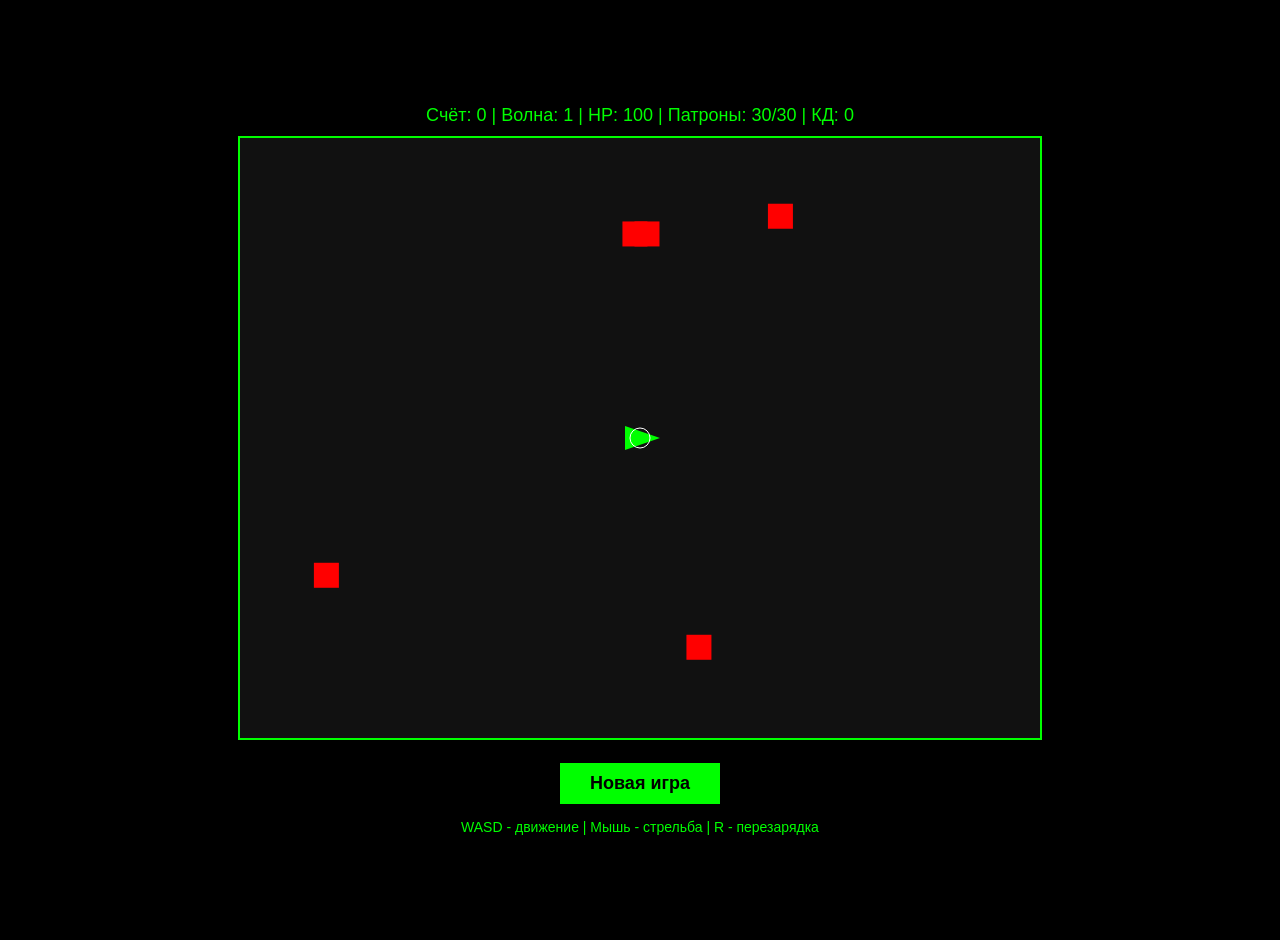
<file: index.html>
<!DOCTYPE html>
<html lang="ru">
<head>
    <meta charset="UTF-8">
    <title>Космический шутер</title>
    <style>
        body {
            margin: 0;
            padding: 20px;
            background: #000;
            display: flex;
            justify-content: center;
            align-items: center;
            min-height: 100vh;
            font-family: Arial;
        }
        .game-box {
            text-align: center;
        }
        canvas {
            border: 2px solid #0f0;
            background: #111;
            display: block;
            margin: 0 auto;
        }
        .info {
            color: #0f0;
            margin: 10px;
            font-size: 18px;
        }
        button {
            padding: 10px 30px;
            margin: 5px;
            font-size: 18px;
            cursor: pointer;
            background: #0f0;
            border: none;
            color: #000;
            font-weight: bold;
        }
        button:hover {
            background: #0a0;
        }
    </style>
</head>
<body>
    <div class="game-box">
        <div class="info">
            Счёт: <span id="score">0</span> | 
            Волна: <span id="wave">1</span> | 
            HP: <span id="hp">100</span> | 
            Патроны: <span id="ammo">30/30</span> |
            КД: <span id="cooldown">0</span>
        </div>
        <canvas id="game" width="800" height="600"></canvas>
        <br>
        <button onclick="startGame()">Новая игра</button>
        <div class="info" style="font-size:14px;">
            WASD - движение | Мышь - стрельба | R - перезарядка
        </div>
    </div>

    <script>
        // Получаем canvas
        var canvas = document.getElementById('game');
        var ctx = canvas.getContext('2d');
        
        // Игрок
        var player = {
            x: 400,
            y: 300,
            w: 30,
            h: 30,
            speed: 4,
            hp: 100,
            ammo: 30,
            maxAmmo: 30,
            reloading: false,
            reloadTimer: 0,
            shootCooldown: 0,  // Таймер кулдауна
            shootDelay: 15     // Задержка между выстрелами (в кадрах, 60 кадров = 1 секунда)
        };
        
        // Массивы для объектов
        var bullets = [];
        var enemies = [];
        var score = 0;
        var wave = 1;
        var gameRunning = true;
        
        // Положение мыши
        var mouseX = 400;
        var mouseY = 300;
        var mouseDown = false;
        
        // Клавиши
        var keys = {};
        
        // Зажата ли кнопка мыши
        canvas.onmousedown = function(e) {
            mouseDown = true;
            e.preventDefault();
        };
        
        canvas.onmouseup = function(e) {
            mouseDown = false;
            e.preventDefault();
        };
        
        canvas.onmousemove = function(e) {
            var rect = canvas.getBoundingClientRect();
            mouseX = e.clientX - rect.left;
            mouseY = e.clientY - rect.top;
        };
        
        canvas.oncontextmenu = function(e) {
            e.preventDefault();
        };
        
        // Клавиатура
        document.onkeydown = function(e) {
            keys[e.key.toLowerCase()] = true;
            
            if (e.key.toLowerCase() === 'r') {
                reload();
            }
            
            // Отключаем прокрутку страницы стрелками
            if (e.key === 'ArrowUp' || e.key === 'ArrowDown' || 
                e.key === 'ArrowLeft' || e.key === 'ArrowRight' || 
                e.key === ' ') {
                e.preventDefault();
            }
        };
        
        document.onkeyup = function(e) {
            keys[e.key.toLowerCase()] = false;
        };
        
        // Перезарядка
        function reload() {
            if (player.reloading === false && player.ammo < player.maxAmmo) {
                player.reloading = true;
                player.reloadTimer = 90; // 1.5 секунды перезарядка
            }
        }
        
        // Выстрел с кулдауном
        function shoot() {
            // Проверяем кулдаун
            if (player.shootCooldown > 0) {
                return; // Ещё не прошло время с последнего выстрела
            }
            
            // Проверяем перезарядку
            if (player.reloading) {
                return;
            }
            
            // Проверяем патроны
            if (player.ammo <= 0) {
                reload();
                return;
            }
            
            var angle = Math.atan2(mouseY - player.y, mouseX - player.x);
            
            bullets.push({
                x: player.x,
                y: player.y,
                vx: Math.cos(angle) * 8,
                vy: Math.sin(angle) * 8,
                damage: 25
            });
            
            player.ammo = player.ammo - 1;
            player.shootCooldown = player.shootDelay; // Устанавливаем кулдаун
        }
        
        // Создание врага
        function createEnemy() {
            var side = Math.floor(Math.random() * 4);
            var x, y;
            
            if (side === 0) { x = Math.random() * 800; y = -20; }
            if (side === 1) { x = 820; y = Math.random() * 600; }
            if (side === 2) { x = Math.random() * 800; y = 620; }
            if (side === 3) { x = -20; y = Math.random() * 600; }
            
            enemies.push({
                x: x,
                y: y,
                w: 25,
                h: 25,
                hp: 50,
                speed: 1.5
            });
        }
        
        // Спавн волны
        function spawnWave() {
            var count = 3 + wave * 2;
            for (var i = 0; i < count; i++) {
                createEnemy();
            }
        }
        
        // Обновление игры
        function update() {
            if (gameRunning === false) return;
            
            // Уменьшаем кулдаун
            if (player.shootCooldown > 0) {
                player.shootCooldown = player.shootCooldown - 1;
            }
            
            // Движение игрока
            if (keys['w'] || keys['ц']) {
                player.y = player.y - player.speed;
            }
            if (keys['s'] || keys['ы']) {
                player.y = player.y + player.speed;
            }
            if (keys['a'] || keys['ф']) {
                player.x = player.x - player.speed;
            }
            if (keys['d'] || keys['в']) {
                player.x = player.x + player.speed;
            }
            
            // Границы для игрока
            if (player.x < 15) player.x = 15;
            if (player.x > 785) player.x = 785;
            if (player.y < 15) player.y = 15;
            if (player.y > 585) player.y = 585;
            
            // Перезарядка
            if (player.reloading) {
                player.reloadTimer = player.reloadTimer - 1;
                if (player.reloadTimer <= 0) {
                    player.ammo = player.maxAmmo;
                    player.reloading = false;
                }
            }
            
            // Стрельба с учётом кулдауна
            if (mouseDown && gameRunning && player.shootCooldown <= 0) {
                shoot();
            }
            
            // Движение пуль
            for (var i = bullets.length - 1; i >= 0; i--) {
                bullets[i].x = bullets[i].x + bullets[i].vx;
                bullets[i].y = bullets[i].y + bullets[i].vy;
                
                // Удаление пуль за экраном
                if (bullets[i].x < 0 || bullets[i].x > 800 || 
                    bullets[i].y < 0 || bullets[i].y > 600) {
                    bullets.splice(i, 1);
                }
            }
            
            // Движение врагов к игроку
            for (var i = 0; i < enemies.length; i++) {
                var dx = player.x - enemies[i].x;
                var dy = player.y - enemies[i].y;
                var dist = Math.sqrt(dx * dx + dy * dy);
                
                if (dist > 0) {
                    enemies[i].x = enemies[i].x + (dx / dist) * enemies[i].speed;
                    enemies[i].y = enemies[i].y + (dy / dist) * enemies[i].speed;
                }
                
                // Урон игроку при касании
                if (dist < 25) {
                    player.hp = player.hp - 1;
                    if (player.hp <= 0) {
                        gameOver();
                    }
                }
            }
            
            // Проверка попаданий пуль во врагов
            for (var i = bullets.length - 1; i >= 0; i--) {
                for (var j = enemies.length - 1; j >= 0; j--) {
                    var dx = bullets[i].x - enemies[j].x;
                    var dy = bullets[i].y - enemies[j].y;
                    var dist = Math.sqrt(dx * dx + dy * dy);
                    
                    if (dist < 20) {
                        enemies[j].hp = enemies[j].hp - bullets[i].damage;
                        bullets.splice(i, 1);
                        
                        if (enemies[j].hp <= 0) {
                            enemies.splice(j, 1);
                            score = score + 100;
                        }
                        break;
                    }
                }
            }
            
            // Новая волна если врагов нет
            if (enemies.length === 0) {
                wave = wave + 1;
                spawnWave();
            }
            
            // Обновление текста
            document.getElementById('score').innerHTML = score;
            document.getElementById('wave').innerHTML = wave;
            document.getElementById('hp').innerHTML = player.hp;
            document.getElementById('cooldown').innerHTML = player.shootCooldown;
            
            var ammoText = player.ammo + '/' + player.maxAmmo;
            if (player.reloading) {
                ammoText = ammoText + ' ПЕРЕЗАРЯДКА';
            }
            document.getElementById('ammo').innerHTML = ammoText;
        }
        
        // Отрисовка
        function draw() {
            // Очистка
            ctx.fillStyle = '#111';
            ctx.fillRect(0, 0, 800, 600);
            
            // Враги (красные квадраты)
            ctx.fillStyle = '#f00';
            for (var i = 0; i < enemies.length; i++) {
                ctx.fillRect(enemies[i].x - 12, enemies[i].y - 12, 25, 25);
            }
            
            // Пули (жёлтые кружки)
            ctx.fillStyle = '#ff0';
            for (var i = 0; i < bullets.length; i++) {
                ctx.beginPath();
                ctx.arc(bullets[i].x, bullets[i].y, 3, 0, Math.PI * 2);
                ctx.fill();
            }
            
            // Игрок (зелёный треугольник)
            var angle = Math.atan2(mouseY - player.y, mouseX - player.x);
            
            ctx.save();
            ctx.translate(player.x, player.y);
            ctx.rotate(angle);
            
            // Если кулдаун активен - рисуем более тёмный корабль
            if (player.shootCooldown > 0) {
                ctx.fillStyle = '#0a0'; // Тёмно-зелёный когда нельзя стрелять
            } else {
                ctx.fillStyle = '#0f0'; // Ярко-зелёный когда можно стрелять
            }
            
            ctx.beginPath();
            ctx.moveTo(20, 0);
            ctx.lineTo(-15, -12);
            ctx.lineTo(-15, 12);
            ctx.closePath();
            ctx.fill();
            
            ctx.restore();
            
            // Прицел
            ctx.strokeStyle = '#fff';
            ctx.beginPath();
            ctx.arc(mouseX, mouseY, 10, 0, Math.PI * 2);
            ctx.stroke();
            
            // Индикатор кулдауна над игроком
            if (player.shootCooldown > 0) {
                ctx.fillStyle = '#fff';
                ctx.font = '12px Arial';
                ctx.fillText('КД: ' + player.shootCooldown, player.x - 20, player.y - 25);
            }
        }
        
        // Конец игры
        function gameOver() {
            gameRunning = false;
            alert('Игра окончена! Счёт: ' + score + ' | Волна: ' + wave);
        }
        
        // Новая игра
        function startGame() {
            player.x = 400;
            player.y = 300;
            player.hp = 100;
            player.ammo = 30;
            player.reloading = false;
            player.reloadTimer = 0;
            player.shootCooldown = 0;
            
            bullets = [];
            enemies = [];
            score = 0;
            wave = 1;
            gameRunning = true;
            mouseDown = false;
            
            spawnWave();
            
            document.getElementById('score').innerHTML = '0';
            document.getElementById('wave').innerHTML = '1';
            document.getElementById('hp').innerHTML = '100';
            document.getElementById('ammo').innerHTML = '30/30';
            document.getElementById('cooldown').innerHTML = '0';
        }
        
        // Игровой цикл
        function gameLoop() {
            update();
            draw();
            requestAnimationFrame(gameLoop);
        }
        
        // Запуск
        spawnWave();
        gameLoop();
    </script>
</body>
</html>
</file>
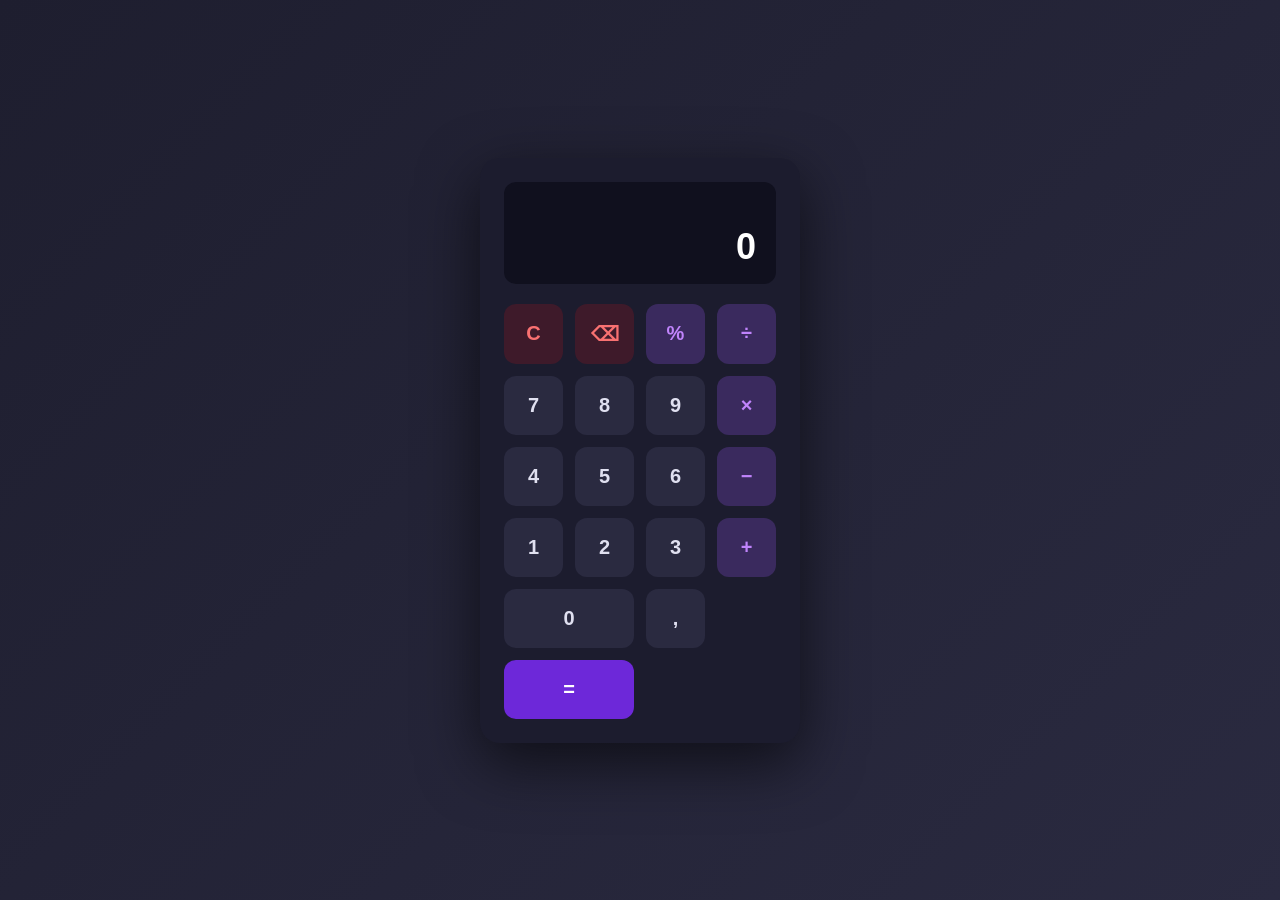
<file: calc.html>
<!DOCTYPE html>
<html lang="ru">
<head>
    <meta charset="UTF-8" />
    <meta name="viewport" content="width=device-width, initial-scale=1.0" />
    <title>Калькулятор</title>
    <style>
        * {
            box-sizing: border-box;
            margin: 0;
            padding: 0;
        }
        body {
            font-family: 'Segoe UI', Tahoma, Geneva, Verdana, sans-serif;
            display: flex;
            justify-content: center;
            align-items: center;
            min-height: 100vh;
            background: linear-gradient(135deg, #1e1e2f, #2a2a40);
        }
        .calculator {
            background: #1c1c2e;
            border-radius: 20px;
            padding: 24px;
            box-shadow: 0 20px 60px rgba(0, 0, 0, 0.6);
            width: 320px;
        }
        .display {
            background: #10101e;
            border-radius: 12px;
            padding: 16px 20px;
            margin-bottom: 20px;
            text-align: right;
            min-height: 80px;
            display: flex;
            flex-direction: column;
            justify-content: flex-end;
            word-break: break-all;
        }
        .display .input {
            color: #8888aa;
            font-size: 18px;
            min-height: 24px;
        }
        .display .result {
            color: #ffffff;
            font-size: 36px;
            font-weight: 600;
            margin-top: 4px;
        }
        .buttons {
            display: grid;
            grid-template-columns: repeat(4, 1fr);
            gap: 12px;
        }
        button {
            padding: 18px 0;
            font-size: 20px;
            font-weight: 600;
            border: none;
            border-radius: 12px;
            cursor: pointer;
            transition: all 0.15s ease;
            background: #2a2a40;
            color: #e0e0f0;
        }
        button:hover {
            background: #3a3a54;
        }
        button:active {
            transform: scale(0.94);
        }
        .btn-operator {
            background: #3a2a5e;
            color: #c084fc;
        }
        .btn-operator:hover {
            background: #4e3a7a;
        }
        .btn-equals {
            background: #6d28d9;
            color: #ffffff;
            grid-column: span 2;
        }
        .btn-equals:hover {
            background: #7c3aed;
        }
        .btn-clear {
            background: #3e1a2a;
            color: #f87171;
        }
        .btn-clear:hover {
            background: #5a2a3a;
        }
        .btn-zero {
            grid-column: span 2;
        }
    </style>
</head>
<body>
    <div class="calculator">
        <div class="display">
            <div class="input" id="inputDisplay"></div>
            <div class="result" id="resultDisplay">0</div>
        </div>
        <div class="buttons">
            <button class="btn-clear" onclick="clearAll()">C</button>
            <button class="btn-clear" onclick="backspace()">⌫</button>
            <button class="btn-operator" onclick="appendOperator('%')">%</button>
            <button class="btn-operator" onclick="appendOperator('/')">÷</button>

            <button onclick="appendNumber('7')">7</button>
            <button onclick="appendNumber('8')">8</button>
            <button onclick="appendNumber('9')">9</button>
            <button class="btn-operator" onclick="appendOperator('*')">×</button>

            <button onclick="appendNumber('4')">4</button>
            <button onclick="appendNumber('5')">5</button>
            <button onclick="appendNumber('6')">6</button>
            <button class="btn-operator" onclick="appendOperator('-')">−</button>

            <button onclick="appendNumber('1')">1</button>
            <button onclick="appendNumber('2')">2</button>
            <button onclick="appendNumber('3')">3</button>
            <button class="btn-operator" onclick="appendOperator('+')">+</button>

            <button onclick="appendNumber('0')" class="btn-zero">0</button>
            <button onclick="appendDot()">,</button>
            <button class="btn-equals" onclick="calculate()">=</button>
        </div>
    </div>

    <script>
        let input = '';
        let result = '0';

        const inputDisplay = document.getElementById('inputDisplay');
        const resultDisplay = document.getElementById('resultDisplay');

        function updateDisplay() {
            inputDisplay.textContent = input;
            resultDisplay.textContent = result;
        }

        function appendNumber(num) {
            input += num;
            updateDisplay();
        }

        function appendOperator(op) {
            const last = input.slice(-1);
            if ('+-*/%'.includes(last)) {
                input = input.slice(0, -1) + op;
            } else {
                input += op;
            }
            updateDisplay();
        }

        function appendDot() {
            const parts = input.split(/[\+\-\*\/%]/);
            const lastPart = parts[parts.length - 1];
            if (!lastPart.includes('.')) {
                input += '.';
            }
            updateDisplay();
        }

        function backspace() {
            input = input.slice(0, -1);
            updateDisplay();
        }

        function clearAll() {
            input = '';
            result = '0';
            updateDisplay();
        }

        function calculate() {
            if (!input) return;
            try {
                let expr = input
                    .replace(/×/g, '*')
                    .replace(/÷/g, '/')
                    .replace(/−/g, '-');
                const calcResult = Function('"use strict"; return (' + expr + ')')();
                result = Number.isInteger(calcResult) ? calcResult.toString() : parseFloat(calcResult.toFixed(10)).toString();
                input = result;
            } catch (e) {
                result = 'Ошибка';
            }
            updateDisplay();
        }

        document.addEventListener('keydown', (e) => {
            if (e.key >= '0' && e.key <= '9') appendNumber(e.key);
            else if (e.key === '.') appendDot();
            else if (e.key === '+') appendOperator('+');
            else if (e.key === '-') appendOperator('-');
            else if (e.key === '*') appendOperator('*');
            else if (e.key === '/') appendOperator('/');
            else if (e.key === '%') appendOperator('%');
            else if (e.key === 'Enter' || e.key === '=') calculate();
            else if (e.key === 'Backspace') backspace();
            else if (e.key === 'Escape') clearAll();
        });
    </script>
</body>
</html>
</file>
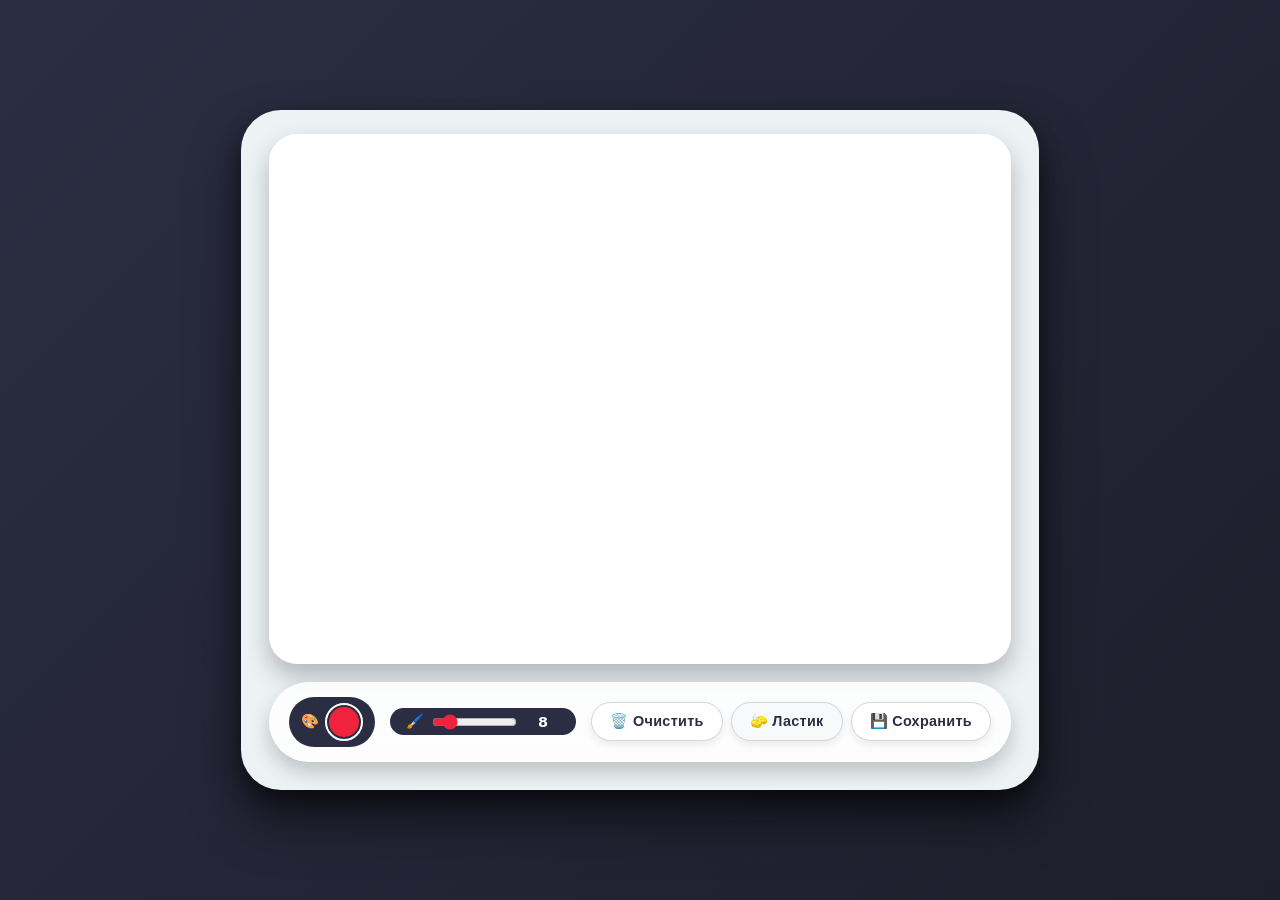
<file: DeepSeek(Paint).html>
<!DOCTYPE html>
<html lang="ru">
<head>
  <meta charset="UTF-8">
  <meta name="viewport" content="width=device-width, initial-scale=1.0, user-scalable=yes, maximum-scale=2.0">
  <title>🎨 Рисовалка — чистый JavaScript</title>
  <style>
    * {
      margin: 0;
      padding: 0;
      box-sizing: border-box;
    }

    body {
      background: linear-gradient(135deg, #2b2d42 0%, #1d1f2c 100%);
      min-height: 100vh;
      display: flex;
      justify-content: center;
      align-items: center;
      font-family: 'Segoe UI', Roboto, system-ui, sans-serif;
      padding: 20px;
      margin: 0;
    }

    .drawing-app {
      background: #edf2f4;
      border-radius: 2.5rem;
      box-shadow: 0 30px 50px rgba(0, 0, 0, 0.5), 0 10px 20px rgba(0, 0, 0, 0.4);
      padding: 24px 28px 28px;
      display: flex;
      flex-direction: column;
      gap: 18px;
      width: fit-content;
      max-width: 100%;
    }

    canvas {
      display: block;
      background: white;
      border-radius: 28px;
      box-shadow: inset 0 0 0 2px rgba(0, 0, 0, 0.08), 0 12px 25px rgba(0, 0, 0, 0.25);
      cursor: crosshair;
      width: 100%;
      height: auto;
      touch-action: none;  /* предотвращает прокрутку на мобильных при рисовании */
    }

    .toolbar {
      display: flex;
      flex-wrap: wrap;
      align-items: center;
      justify-content: center;
      gap: 12px 15px;
      background: #ffffffd9;
      backdrop-filter: blur(12px);
      background: rgba(255, 255, 255, 0.85);
      padding: 15px 20px;
      border-radius: 60px;
      box-shadow: 0 10px 20px rgba(0, 0, 0, 0.2);
    }

    .color-picker-wrapper {
      display: flex;
      align-items: center;
      gap: 6px;
      background: #2b2d42;
      padding: 6px 12px;
      border-radius: 40px;
    }

    .color-picker-wrapper label {
      color: white;
      font-weight: 600;
      font-size: 0.9rem;
      letter-spacing: 0.4px;
    }

    input[type="color"] {
      width: 38px;
      height: 38px;
      border: 2px solid white;
      border-radius: 50%;
      cursor: pointer;
      background: transparent;
      padding: 2px;
    }
    input[type="color"]::-webkit-color-swatch-wrapper {
      padding: 0;
    }
    input[type="color"]::-webkit-color-swatch {
      border: none;
      border-radius: 50%;
    }

    .brush-size-box {
      display: flex;
      align-items: center;
      gap: 8px;
      background: #2b2d42;
      padding: 5px 16px;
      border-radius: 30px;
      color: white;
      font-weight: 600;
      font-size: 0.9rem;
    }

    input[type="range"] {
      width: 85px;
      cursor: pointer;
      accent-color: #ef233c;
    }

    .btn-group {
      display: flex;
      gap: 8px;
      flex-wrap: wrap;
      justify-content: center;
    }

    .btn {
      background: white;
      border: none;
      padding: 10px 18px;
      border-radius: 40px;
      font-weight: 700;
      font-size: 0.9rem;
      letter-spacing: 0.3px;
      display: flex;
      align-items: center;
      gap: 6px;
      cursor: pointer;
      box-shadow: 0 4px 8px rgba(0, 0, 0, 0.08);
      transition: all 0.2s ease;
      background: #ffffff;
      color: #2b2d42;
      border: 1px solid #d0d4dc;
    }

    .btn:hover {
      background: #ef233c;
      color: white;
      border-color: #ef233c;
      box-shadow: 0 8px 14px rgba(239, 35, 60, 0.35);
      transform: translateY(-1px);
    }

    .btn.clear-btn:hover {
      background: #f77f00;
      border-color: #f77f00;
    }

    .btn.eraser-btn {
      background: #f8f9fa;
    }

    .btn.eraser-btn.active {
      background: #2b2d42;
      color: white;
      border-color: #2b2d42;
      box-shadow: 0 0 0 3px rgba(43, 45, 66, 0.4);
    }

    .size-value {
      min-width: 35px;
      display: inline-block;
      text-align: center;
      font-weight: 700;
    }

    @media (max-width: 650px) {
      .drawing-app {
        padding: 16px;
        border-radius: 2rem;
      }
      .toolbar {
        gap: 10px;
        padding: 14px 15px;
      }
      .btn {
        padding: 8px 14px;
        font-size: 0.8rem;
      }
    }
  </style>
</head>
<body>
<div class="drawing-app">
  <!-- Холст для рисования -->
  <canvas id="drawCanvas" width="700" height="500" aria-label="Холст для рисования"></canvas>

  <!-- Панель инструментов -->
  <div class="toolbar">
    <!-- Выбор цвета -->
    <div class="color-picker-wrapper">
      <label for="colorPicker">🎨</label>
      <input type="color" id="colorPicker" value="#ef233c">
    </div>

    <!-- Размер кисти -->
    <div class="brush-size-box">
      <span>🖌️</span>
      <input type="range" id="brushSize" min="1" max="50" value="8">
      <span class="size-value" id="sizeDisplay">8</span>
    </div>

    <!-- Кнопки действий -->
    <div class="btn-group">
      <button class="btn" id="clearCanvasBtn" title="Очистить холст">🗑️ Очистить</button>
      <button class="btn eraser-btn" id="eraserToggleBtn" title="Ластик / Кисть">🧽 Ластик</button>
      <button class="btn" id="saveBtn" title="Скачать рисунок">💾 Сохранить</button>
    </div>
  </div>
</div>

<script>
  (function() {
    // ----- Получаем элементы DOM -----
    const canvas = document.getElementById('drawCanvas');
    const ctx = canvas.getContext('2d');

    const colorPicker = document.getElementById('colorPicker');
    const brushSizeInput = document.getElementById('brushSize');
    const sizeDisplay = document.getElementById('sizeDisplay');
    const clearBtn = document.getElementById('clearCanvasBtn');
    const eraserToggleBtn = document.getElementById('eraserToggleBtn');
    const saveBtn = document.getElementById('saveBtn');

    // ----- Состояние рисования -----
    let isDrawing = false;          // рисуем ли сейчас
    let currentColor = colorPicker.value;  // #ef233c (начальный красный)
    let currentBrushSize = parseInt(brushSizeInput.value, 10); // 8
    let isEraserActive = false;    // активен ли ластик

    // Координаты для плавных линий
    let lastX = 0;
    let lastY = 0;

    // ----- Начальная заливка фона (белый) -----
    function initializeCanvas() {
      ctx.clearRect(0, 0, canvas.width, canvas.height);
      ctx.fillStyle = '#FFFFFF';
      ctx.fillRect(0, 0, canvas.width, canvas.height);
      // Устанавливаем начальные стили рисования
      ctx.lineCap = 'round';
      ctx.lineJoin = 'round';
      // Сразу применяем цвет/ластик к стилю
      applyDrawingStyle();
    }

    // Применяем стиль в зависимости от режима (кисть / ластик)
    function applyDrawingStyle() {
      if (isEraserActive) {
        // Ластик: рисуем белым цветом (цвет фона)
        ctx.strokeStyle = '#FFFFFF';
      } else {
        ctx.strokeStyle = currentColor;
      }
      ctx.lineWidth = currentBrushSize;
    }

    // ----- Функция рисования линии от предыдущей точки к текущей -----
    function drawLine(fromX, fromY, toX, toY) {
      ctx.beginPath();
      ctx.moveTo(fromX, fromY);
      ctx.lineTo(toX, toY);
      ctx.stroke();
    }

    // ----- Обработчики событий мыши -----
    function onMouseDown(e) {
      isDrawing = true;
      // Получаем координаты относительно canvas
      const rect = canvas.getBoundingClientRect();
      const scaleX = canvas.width / rect.width;   // масштаб по X
      const scaleY = canvas.height / rect.height; // масштаб по Y

      const clientX = e.clientX;
      const clientY = e.clientY;

      // Текущая позиция с учётом масштабирования
      lastX = (clientX - rect.left) * scaleX;
      lastY = (clientY - rect.top) * scaleY;

      // Чтобы поставить точку при одиночном клике, рисуем маленькую окружность
      ctx.beginPath();
      ctx.arc(lastX, lastY, currentBrushSize / 2, 0, Math.PI * 2);
      ctx.fillStyle = isEraserActive ? '#FFFFFF' : currentColor;
      ctx.fill();
    }

    function onMouseMove(e) {
      if (!isDrawing) return;

      const rect = canvas.getBoundingClientRect();
      const scaleX = canvas.width / rect.width;
      const scaleY = canvas.height / rect.height;

      const clientX = e.clientX;
      const clientY = e.clientY;

      const currentX = (clientX - rect.left) * scaleX;
      const currentY = (clientY - rect.top) * scaleY;

      // Рисуем линию от lastX,lastY до currentX,currentY
      drawLine(lastX, lastY, currentX, currentY);

      // Обновляем последние координаты
      lastX = currentX;
      lastY = currentY;
    }

    function onMouseUp() {
      isDrawing = false;
    }

    function onMouseLeave() {
      // Если мышь покидает canvas, прекращаем рисование (но не сбрасываем lastX/lastY резко)
      isDrawing = false;
    }

    // ----- Обработчики для сенсорных экранов (мобильные) -----
    function getTouchPos(e) {
      // Предотвращаем стандартное поведение (прокрутка, зум)
      e.preventDefault();
      const rect = canvas.getBoundingClientRect();
      const scaleX = canvas.width / rect.width;
      const scaleY = canvas.height / rect.height;

      // Берём первое касание
      const touch = e.touches[0];
      const clientX = touch.clientX;
      const clientY = touch.clientY;

      return {
        x: (clientX - rect.left) * scaleX,
        y: (clientY - rect.top) * scaleY
      };
    }

    function onTouchStart(e) {
      const pos = getTouchPos(e);
      if (!pos) return;
      isDrawing = true;
      lastX = pos.x;
      lastY = pos.y;

      // Рисуем точку при касании
      ctx.beginPath();
      ctx.arc(lastX, lastY, currentBrushSize / 2, 0, 2 * Math.PI);
      ctx.fillStyle = isEraserActive ? '#FFFFFF' : currentColor;
      ctx.fill();
    }

    function onTouchMove(e) {
      if (!isDrawing) return;
      const pos = getTouchPos(e);
      if (!pos) return;

      const currentX = pos.x;
      const currentY = pos.y;

      drawLine(lastX, lastY, currentX, currentY);

      lastX = currentX;
      lastY = currentY;
    }

    function onTouchEnd(e) {
      e.preventDefault();
      isDrawing = false;
    }

    function onTouchCancel(e) {
      e.preventDefault();
      isDrawing = false;
    }

    // ----- Обновление интерфейса (размер кисти, ластик) -----
    function updateSizeDisplay() {
      sizeDisplay.textContent = currentBrushSize;
    }

    function setBrushSize(size) {
      currentBrushSize = Math.min(50, Math.max(1, size));
      brushSizeInput.value = currentBrushSize;
      updateSizeDisplay();
      applyDrawingStyle();
    }

    // Переключение ластика
    function toggleEraser() {
      isEraserActive = !isEraserActive;
      if (isEraserActive) {
        eraserToggleBtn.classList.add('active');
        eraserToggleBtn.innerHTML = '🧽 Ластик (вкл)';
      } else {
        eraserToggleBtn.classList.remove('active');
        eraserToggleBtn.innerHTML = '🧽 Ластик';
      }
      applyDrawingStyle();
    }

    // Очистка холста (заливка белым)
    function clearCanvas() {
      ctx.clearRect(0, 0, canvas.width, canvas.height);
      ctx.fillStyle = '#FFFFFF';
      ctx.fillRect(0, 0, canvas.width, canvas.height);
      // Если был ластик, стиль остаётся корректным, ничего не ломается.
      // Но на всякий случай переприменяем стиль (вдруг цвет изменился)
      applyDrawingStyle();
    }

    // Сохранение рисунка
    function saveDrawing() {
      // Создаём временную ссылку для скачивания
      const link = document.createElement('a');
      link.download = `мой-рисунок-${Date.now()}.png`;
      link.href = canvas.toDataURL('image/png');
      link.click();
    }

    // ----- Подписка на события интерфейса -----
    function bindEvents() {
      // Мышь
      canvas.addEventListener('mousedown', onMouseDown);
      canvas.addEventListener('mousemove', onMouseMove);
      canvas.addEventListener('mouseup', onMouseUp);
      canvas.addEventListener('mouseleave', onMouseLeave);

      // Сенсорные события
      canvas.addEventListener('touchstart', onTouchStart, { passive: false });
      canvas.addEventListener('touchmove', onTouchMove, { passive: false });
      canvas.addEventListener('touchend', onTouchEnd);
      canvas.addEventListener('touchcancel', onTouchCancel);

      // Цвет
      colorPicker.addEventListener('input', (e) => {
        currentColor = e.target.value;
        if (!isEraserActive) {
          applyDrawingStyle();
        }
      });

      // Размер кисти
      brushSizeInput.addEventListener('input', (e) => {
        setBrushSize(parseInt(e.target.value, 10));
      });

      // Кнопка очистки
      clearBtn.addEventListener('click', clearCanvas);

      // Кнопка ластика
      eraserToggleBtn.addEventListener('click', toggleEraser);

      // Сохранение
      saveBtn.addEventListener('click', saveDrawing);
    }

    // Дополнительно: предотвращаем нежелательное перетаскивание изображений и т.п.
    canvas.addEventListener('dragstart', (e) => e.preventDefault());

    // ----- Старт приложения -----
    initializeCanvas();
    bindEvents();
    // Устанавливаем начальное отображение размера
    updateSizeDisplay();
    // Убедимся, что стиль соответствует начальному состоянию
    applyDrawingStyle();
  })();
</script>
</body>
</html>
</file>
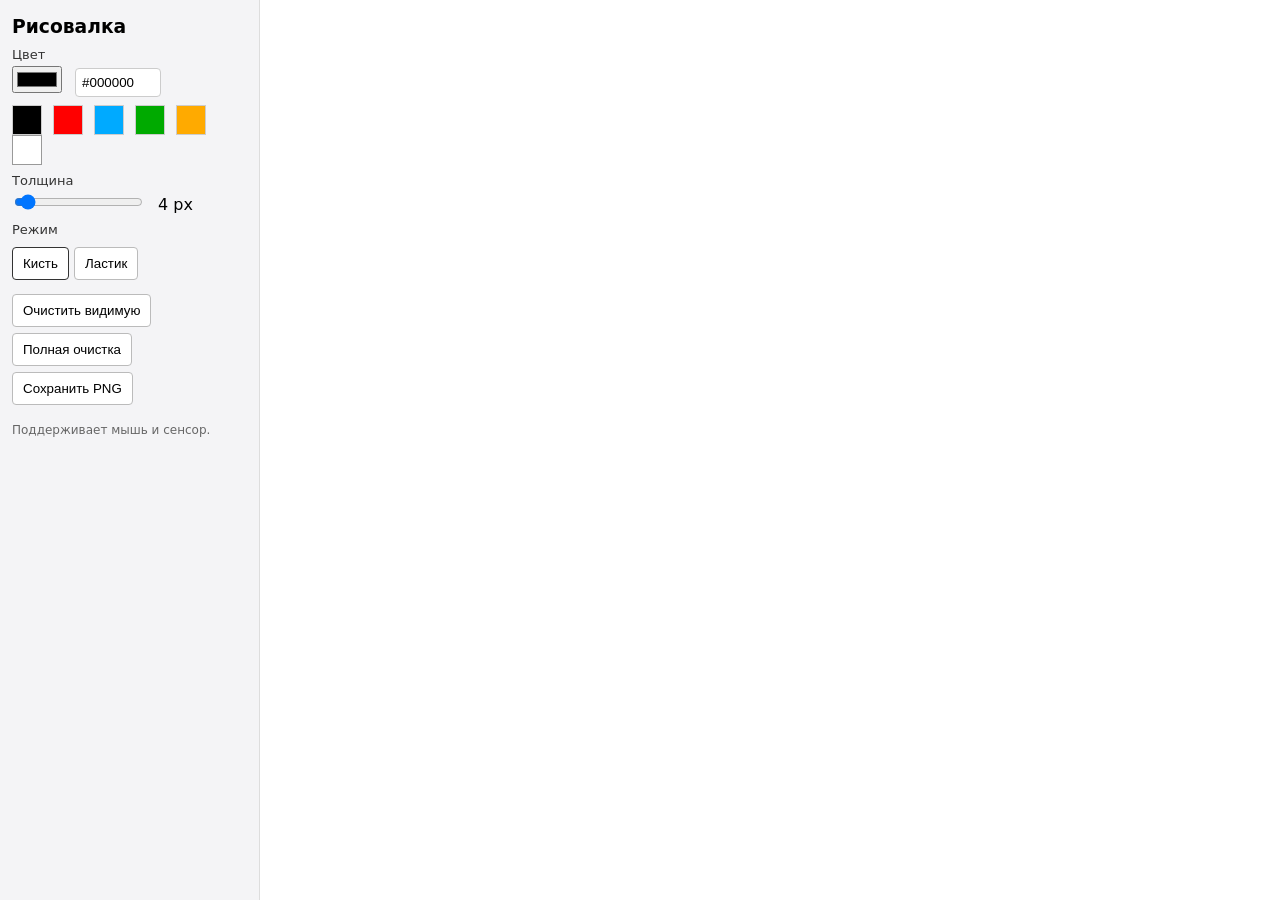
<file: DuckDuckGO(Paint).html>
<!DOCTYPE html>
<html lang="ru">
<head>
  <meta charset="utf-8" />
  <meta name="viewport" content="width=device-width,initial-scale=1" />
  <title>Рисовалка</title>
  <style>
    body { margin: 0; font-family: system-ui, -apple-system, "Segoe UI", Roboto, "Helvetica Neue", Arial; display:flex; height:100vh; }
    #controls { width:260px; padding:12px; box-sizing:border-box; background:#f4f4f6; border-right:1px solid #ddd; }
    #canvasWrap { flex:1; display:flex; align-items:stretch; justify-content:stretch; position:relative; }
    canvas { width:100%; height:100%; display:block; background:#fff; touch-action: none; }
    label { display:block; margin:8px 0 4px; font-size:13px; color:#333; }
    .btn { display:inline-block; margin-top:6px; padding:8px 10px; border:1px solid #bbb; background:#fff; cursor:pointer; border-radius:4px; }
    .color-swatch { width:28px; height:28px; display:inline-block; vertical-align:middle; margin-right:6px; border:1px solid #ccc; cursor:pointer; }
    .row { margin-bottom:8px; }
    input[type="text"] { width:86px; padding:6px; box-sizing:border-box; border:1px solid #ccc; border-radius:4px; }
  </style>
</head>
<body>
  <div id="controls">
    <h3 style="margin:4px 0 10px">Рисовалка</h3>

    <label>Цвет</label>
    <div class="row">
      <input id="color" type="color" value="#000000" />
      <input id="hex" type="text" value="#000000" title="Введи HEX, напр. #ff00aa" style="margin-left:8px" />
    </div>
    <div class="row" id="preset">
      <span class="color-swatch" data-color="#000000" style="background:#000"></span>
      <span class="color-swatch" data-color="#ff0000" style="background:#f00"></span>
      <span class="color-swatch" data-color="#00aaff" style="background:#0af"></span>
      <span class="color-swatch" data-color="#00aa00" style="background:#0a0"></span>
      <span class="color-swatch" data-color="#ffaa00" style="background:#fa0"></span>
      <span class="color-swatch" data-color="#ffffff" style="background:#fff; border:1px solid #999"></span>
    </div>

    <label>Толщина</label>
    <div class="row">
      <input id="size" type="range" min="1" max="60" value="4" />
      <span id="sizeVal" style="margin-left:8px">4</span> px
    </div>

    <label>Режим</label>
    <div class="row">
      <button id="penBtn" class="btn">Кисть</button>
      <button id="eraserBtn" class="btn">Ластик</button>
    </div>

    <div class="row">
      <button id="clearBtn" class="btn">Очистить видимую</button>
      <button id="fullClearBtn" class="btn">Полная очистка</button>
      <button id="saveBtn" class="btn">Сохранить PNG</button>
    </div>

    <div style="margin-top:18px; font-size:12px; color:#666">
      Поддерживает мышь и сенсор.
    </div>
  </div>

  <div id="canvasWrap">
    <canvas id="c"></canvas>
  </div>

  <script>
    const canvas = document.getElementById('c');
    const ctx = canvas.getContext('2d', { willReadFrequently: false });
    let history = []; // optional undo history (not exposed here), used to detect "full clear" vs visible clear

    function resize() {
      const dpr = window.devicePixelRatio || 1;
      const rect = canvas.getBoundingClientRect();
      const w = Math.max(300, Math.floor(rect.width));
      const h = Math.max(150, Math.floor(rect.height));
      // save current image
      const prev = canvas.toDataURL();
      canvas.width = w * dpr;
      canvas.height = h * dpr;
      canvas.style.width = w + 'px';
      canvas.style.height = h + 'px';
      ctx.setTransform(dpr,0,0,dpr,0,0);
      ctx.lineCap = 'round';
      ctx.lineJoin = 'round';
      // restore image
      const img = new Image();
      img.onload = () => { ctx.drawImage(img,0,0, w, h); };
      img.src = prev;
    }

    // initial size
    window.addEventListener('resize', resize);
    resize();

    // keep a white background for saving
    function ensureWhiteBackground() {
      // draw white behind existing content
      ctx.save();
      ctx.globalCompositeOperation = 'destination-over';
      ctx.fillStyle = '#ffffff';
      ctx.fillRect(0,0,canvas.width,canvas.height);
      ctx.restore();
    }
    ensureWhiteBackground();

    // controls
    const colorInput = document.getElementById('color');
    const hexInput = document.getElementById('hex');
    const sizeInput = document.getElementById('size');
    const sizeVal = document.getElementById('sizeVal');
    const penBtn = document.getElementById('penBtn');
    const eraserBtn = document.getElementById('eraserBtn');
    const clearBtn = document.getElementById('clearBtn');
    const fullClearBtn = document.getElementById('fullClearBtn');
    const saveBtn = document.getElementById('saveBtn');

    document.querySelectorAll('.color-swatch').forEach(s => {
      s.addEventListener('click', () => {
        const c = s.dataset.color;
        colorInput.value = c;
        hexInput.value = c;
        currentColor = c;
        mode = 'pen';
        updateModeUI();
      });
    });

    colorInput.addEventListener('input', (e) => {
      currentColor = e.target.value;
      hexInput.value = currentColor;
      mode = 'pen';
      updateModeUI();
    });

    hexInput.addEventListener('change', (e) => {
      let v = e.target.value.trim();
      if (!v.startsWith('#')) v = '#' + v;
      // simple validation: 3 or 6 hex digits
      if (/^#([0-9a-fA-F]{3}|[0-9a-fA-F]{6})$/.test(v)) {
        colorInput.value = v;
        hexInput.value = v;
        currentColor = v;
        mode = 'pen';
        updateModeUI();
      } else {
        // revert to current color if invalid
        hexInput.value = currentColor;
      }
    });

    let drawing = false;
    let last = { x: 0, y: 0 };
    let currentColor = colorInput.value;
    let lineWidth = Number(sizeInput.value);
    let mode = 'pen'; // 'pen' or 'eraser'

    function updateModeUI(){
      penBtn.style.borderColor = mode === 'pen' ? '#333' : '#bbb';
      eraserBtn.style.borderColor = mode === 'eraser' ? '#333' : '#bbb';
    }
    updateModeUI();

    sizeInput.addEventListener('input', (e) => { lineWidth = Number(e.target.value); sizeVal.textContent = lineWidth; });

    penBtn.addEventListener('click', () => { mode = 'pen'; updateModeUI(); });
    eraserBtn.addEventListener('click', () => { mode = 'eraser'; updateModeUI(); });

    clearBtn.addEventListener('click', () => {
      // clears visible drawing but keeps ability to restore background (no history here)
      ctx.clearRect(0,0,canvas.width,canvas.height);
      ensureWhiteBackground();
    });

    fullClearBtn.addEventListener('click', () => {
      // full reset: clear canvas, reset transform, clear any stored history, ensure white bg
      const dpr = window.devicePixelRatio || 1;
      ctx.setTransform(1,0,0,1,0,0);
      canvas.width = canvas.width; // reset bitmap
      canvas.height = canvas.height;
      ctx.setTransform(dpr,0,0,dpr,0,0);
      history = [];
      ensureWhiteBackground();
    });

    saveBtn.addEventListener('click', () => {
      const dpr = window.devicePixelRatio || 1;
      const w = canvas.width, h = canvas.height;
      const tmp = document.createElement('canvas');
      tmp.width = w; tmp.height = h;
      const tctx = tmp.getContext('2d');
      tctx.fillStyle = '#ffffff';
      tctx.fillRect(0,0,w,h);
      tctx.drawImage(canvas,0,0);
      const link = document.createElement('a');
      link.download = 'drawing.png';
      link.href = tmp.toDataURL('image/png');
      link.click();
    });

    // drawing helpers
    function getPointerPos(e){
      const rect = canvas.getBoundingClientRect();
      if (e.touches && e.touches[0]) {
        return { x: e.touches[0].clientX - rect.left, y: e.touches[0].clientY - rect.top };
      } else {
        return { x: e.clientX - rect.left, y: e.clientY - rect.top };
      }
    }

    function pointerDown(e){
      e.preventDefault();
      drawing = true;
      last = getPointerPos(e);
      ctx.beginPath();
      ctx.moveTo(last.x, last.y);
    }
    function pointerMove(e){
      if (!drawing) return;
      const p = getPointerPos(e);
      ctx.strokeStyle = mode === 'eraser' ? 'rgba(0,0,0,1)' : currentColor;
      ctx.lineWidth = lineWidth;
      ctx.globalCompositeOperation = mode === 'eraser' ? 'destination-out' : 'source-over';
      ctx.lineTo(p.x, p.y);
      ctx.stroke();
      last = p;
    }
    function pointerUp(e){
      if (!drawing) return;
      drawing = false;
      ctx.closePath();
      ctx.globalCompositeOperation = 'source-over';
    }

    // mouse
    canvas.addEventListener('mousedown', pointerDown);
    window.addEventListener('mousemove', pointerMove);
    window.addEventListener('mouseup', pointerUp);
    // touch
    canvas.addEventListener('touchstart', pointerDown, {passive:false});
    canvas.addEventListener('touchmove', pointerMove, {passive:false});
    canvas.addEventListener('touchend', pointerUp);

    // pointer events support
    if (window.PointerEvent) {
      canvas.addEventListener('pointerdown', (e) => {
        if (e.pointerType === 'pen' || e.pointerType === 'touch' || e.pointerType === 'mouse') {
          pointerDown(e);
        }
      });
      canvas.addEventListener('pointermove', (e) => {
        if (e.pressure && e.pressure > 0 && drawing) {
          ctx.lineWidth = Math.max(1, lineWidth * (0.5 + e.pressure));
        }
        pointerMove(e);
      });
      canvas.addEventListener('pointerup', pointerUp);
    }
  </script>
</body>
</html>
</file>
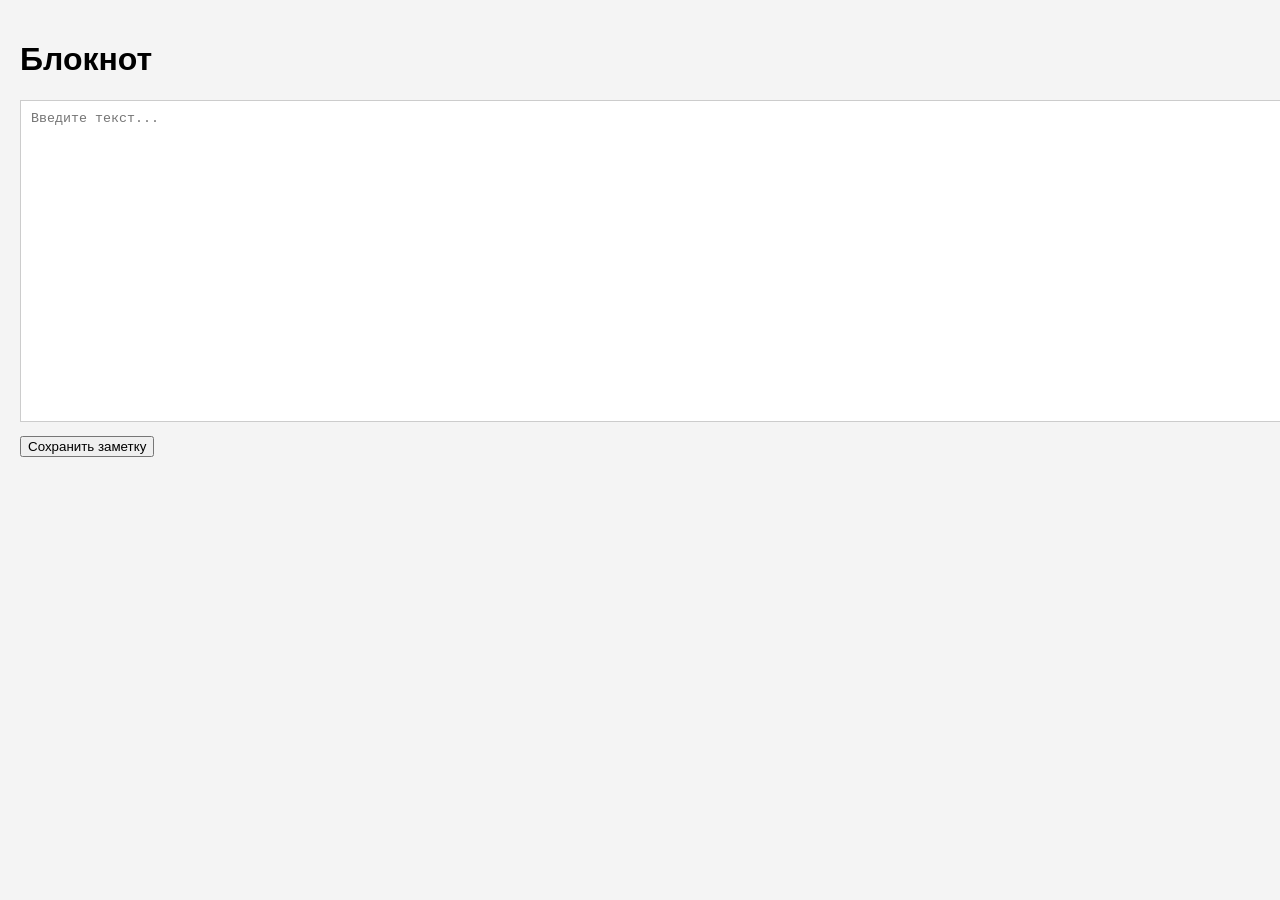
<file: notepad.html>
<!DOCTYPE html>
<html lang="ru">
<head>
    <meta charset="UTF-8">
    <meta name="viewport" content="width=device-width, initial-scale=1.0">
    <title>Блокнот</title>
    <style>
        body {
            font-family: Arial, sans-serif;
            margin: 0;
            padding: 20px;
            background-color: #f4f4f4;
        }
        #notepad {
            width: 100%;
            height: 300px;
            border: 1px solid #ccc;
            padding: 10px;
            background-color: #fff;
            resize: none;
        }
        button {
            margin-top: 10px;
        }
    </style>
</head>
<body>

<h1>Блокнот</h1>
<textarea id="notepad" placeholder="Введите текст..."></textarea><br>
<button onclick="saveNote()">Сохранить заметку</button>

<script>
    function saveNote() {
        const note = document.getElementById('notepad').value;
        const blob = new Blob([note], { type: 'text/plain' });
        const link = document.createElement('a');
        link.href = URL.createObjectURL(blob);
        link.download = 'note.txt';
        link.click();
    }
</script>

</body>
</html>
</file>
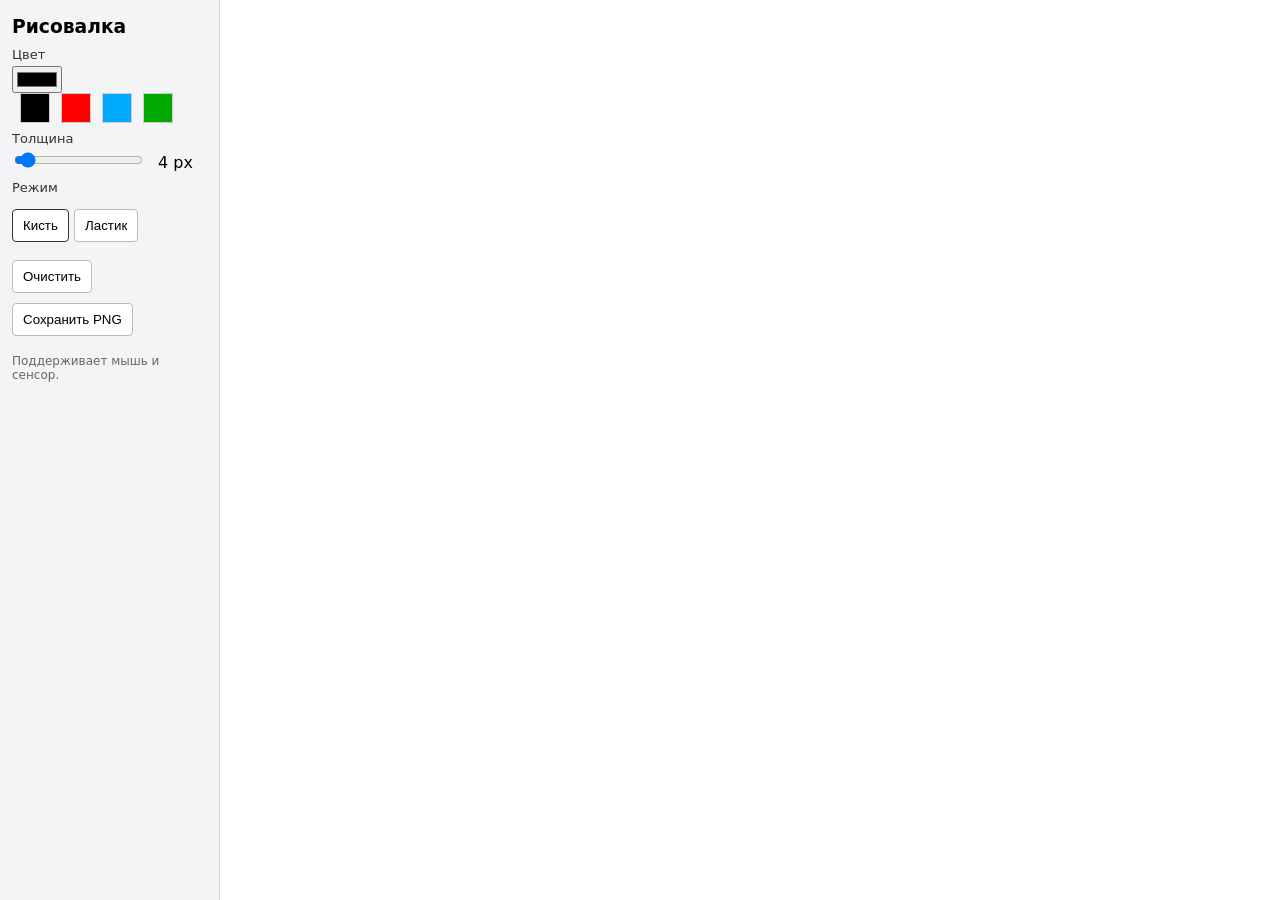
<file: paint(min).html>
<!DOCTYPE html>
<html lang="ru">
<head>
  <meta charset="utf-8" />
  <meta name="viewport" content="width=device-width,initial-scale=1" />
  <title>Рисовалка</title>
  <style>
    body { margin: 0; font-family: system-ui, -apple-system, "Segoe UI", Roboto, "Helvetica Neue", Arial; display:flex; height:100vh; }
    #controls { width:220px; padding:12px; box-sizing:border-box; background:#f4f4f6; border-right:1px solid #ddd; }
    #canvasWrap { flex:1; display:flex; align-items:stretch; justify-content:stretch; position:relative; }
    canvas { width:100%; height:100%; display:block; background:#fff; touch-action: none; }
    label { display:block; margin:8px 0 4px; font-size:13px; color:#333; }
    .btn { display:inline-block; margin-top:10px; padding:8px 10px; border:1px solid #bbb; background:#fff; cursor:pointer; border-radius:4px; }
    .color-swatch { width:28px; height:28px; display:inline-block; vertical-align:middle; margin-right:6px; border:1px solid #ccc; cursor:pointer; }
    .row { margin-bottom:8px; }
  </style>
</head>
<body>
  <div id="controls">
    <h3 style="margin:4px 0 10px">Рисовалка</h3>

    <label>Цвет</label>
    <div class="row">
      <input id="color" type="color" value="#000000" />
      <div id="preset" style="display:inline-block; margin-left:8px;">
        <span class="color-swatch" data-color="#000000" style="background:#000"></span>
        <span class="color-swatch" data-color="#ff0000" style="background:#f00"></span>
        <span class="color-swatch" data-color="#00aaff" style="background:#0af"></span>
        <span class="color-swatch" data-color="#00aa00" style="background:#0a0"></span>
      </div>
    </div>

    <label>Толщина</label>
    <div class="row">
      <input id="size" type="range" min="1" max="60" value="4" />
      <span id="sizeVal" style="margin-left:8px">4</span> px
    </div>

    <label>Режим</label>
    <div class="row">
      <button id="penBtn" class="btn">Кисть</button>
      <button id="eraserBtn" class="btn">Ластик</button>
    </div>

    <div class="row">
      <button id="clearBtn" class="btn">Очистить</button>
      <button id="saveBtn" class="btn">Сохранить PNG</button>
    </div>

    <div style="margin-top:18px; font-size:12px; color:#666">
      Поддерживает мышь и сенсор.
    </div>
  </div>

  <div id="canvasWrap">
    <canvas id="c"></canvas>
  </div>

  <script>
    const canvas = document.getElementById('c');
    const ctx = canvas.getContext('2d', { willReadFrequently: false });
    function resize() {
      const dpr = window.devicePixelRatio || 1;
      const rect = canvas.getBoundingClientRect();
      const w = Math.max(300, Math.floor(rect.width));
      const h = Math.max(150, Math.floor(rect.height));
      canvas.width = w * dpr;
      canvas.height = h * dpr;
      canvas.style.width = w + 'px';
      canvas.style.height = h + 'px';
      ctx.scale(dpr, dpr);
      ctx.lineCap = 'round';
      ctx.lineJoin = 'round';
      redrawBackground();
    }

    // keep a white background so saved PNG has white background
    function redrawBackground() {
      ctx.save();
      ctx.setTransform(1,0,0,1,0,0);
      ctx.fillStyle = '#ffffff';
      ctx.fillRect(0,0,canvas.width,canvas.height);
      ctx.restore();
    }

    window.addEventListener('resize', () => {
      // save content, resize, restore
      const data = canvas.toDataURL();
      resize();
      const img = new Image();
      img.onload = () => { ctx.drawImage(img,0,0,canvas.width / (window.devicePixelRatio||1), canvas.height / (window.devicePixelRatio||1)); };
      img.src = data;
    });

    resize();

    // controls
    const colorInput = document.getElementById('color');
    const sizeInput = document.getElementById('size');
    const sizeVal = document.getElementById('sizeVal');
    const penBtn = document.getElementById('penBtn');
    const eraserBtn = document.getElementById('eraserBtn');
    const clearBtn = document.getElementById('clearBtn');
    const saveBtn = document.getElementById('saveBtn');
    document.querySelectorAll('.color-swatch').forEach(s => {
      s.addEventListener('click', () => { colorInput.value = s.dataset.color; currentColor = s.dataset.color; mode = 'pen'; updateModeUI(); });
    });

    let drawing = false;
    let last = { x: 0, y: 0 };
    let currentColor = colorInput.value;
    let lineWidth = Number(sizeInput.value);
    let mode = 'pen'; // 'pen' or 'eraser'

    function updateModeUI(){
      penBtn.style.borderColor = mode === 'pen' ? '#333' : '#bbb';
      eraserBtn.style.borderColor = mode === 'eraser' ? '#333' : '#bbb';
    }
    updateModeUI();

    colorInput.addEventListener('input', (e) => { currentColor = e.target.value; mode = 'pen'; updateModeUI(); });
    sizeInput.addEventListener('input', (e) => { lineWidth = Number(e.target.value); sizeVal.textContent = lineWidth; });

    penBtn.addEventListener('click', () => { mode = 'pen'; updateModeUI(); });
    eraserBtn.addEventListener('click', () => { mode = 'eraser'; updateModeUI(); });

    clearBtn.addEventListener('click', () => {
      ctx.clearRect(0,0,canvas.width,canvas.height);
      redrawBackground();
    });

    saveBtn.addEventListener('click', () => {
      // make a copy with proper pixel ratio to save
      const dpr = window.devicePixelRatio || 1;
      const w = canvas.width, h = canvas.height;
      const tmp = document.createElement('canvas');
      tmp.width = w; tmp.height = h;
      const tctx = tmp.getContext('2d');
      tctx.fillStyle = '#ffffff';
      tctx.fillRect(0,0,w,h);
      tctx.drawImage(canvas,0,0);
      const link = document.createElement('a');
      link.download = 'drawing.png';
      link.href = tmp.toDataURL('image/png');
      link.click();
    });

    // drawing helpers
    function getPointerPos(e){
      const rect = canvas.getBoundingClientRect();
      if (e.touches && e.touches[0]) {
        return { x: e.touches[0].clientX - rect.left, y: e.touches[0].clientY - rect.top };
      } else {
        return { x: e.clientX - rect.left, y: e.clientY - rect.top };
      }
    }

    function pointerDown(e){
      e.preventDefault();
      drawing = true;
      last = getPointerPos(e);
      ctx.beginPath();
      ctx.moveTo(last.x, last.y);
    }
    function pointerMove(e){
      if (!drawing) return;
      const p = getPointerPos(e);
      ctx.strokeStyle = mode === 'eraser' ? '#ffffff' : currentColor;
      ctx.lineWidth = lineWidth;
      ctx.globalCompositeOperation = mode === 'eraser' ? 'destination-out' : 'source-over';
      ctx.lineTo(p.x, p.y);
      ctx.stroke();
      last = p;
    }
    function pointerUp(e){
      if (!drawing) return;
      drawing = false;
      ctx.closePath();
      ctx.globalCompositeOperation = 'source-over';
    }

    // mouse
    canvas.addEventListener('mousedown', pointerDown);
    window.addEventListener('mousemove', pointerMove);
    window.addEventListener('mouseup', pointerUp);
    // touch
    canvas.addEventListener('touchstart', pointerDown, {passive:false});
    canvas.addEventListener('touchmove', pointerMove, {passive:false});
    canvas.addEventListener('touchend', pointerUp);

    // optional: support stylus pressure (pointer events)
    if (window.PointerEvent) {
      canvas.addEventListener('pointerdown', (e) => {
        if (e.pointerType === 'pen' || e.pointerType === 'touch' || e.pointerType === 'mouse') {
          pointerDown(e);
        }
      });
      canvas.addEventListener('pointermove', (e) => {
        if (e.pressure && e.pressure > 0 && drawing) {
          // scale line width by pressure (optional)
          ctx.lineWidth = Math.max(1, lineWidth * (0.5 + e.pressure));
        }
        pointerMove(e);
      });
      canvas.addEventListener('pointerup', pointerUp);
    }
  </script>
</body>
</html>
</file>
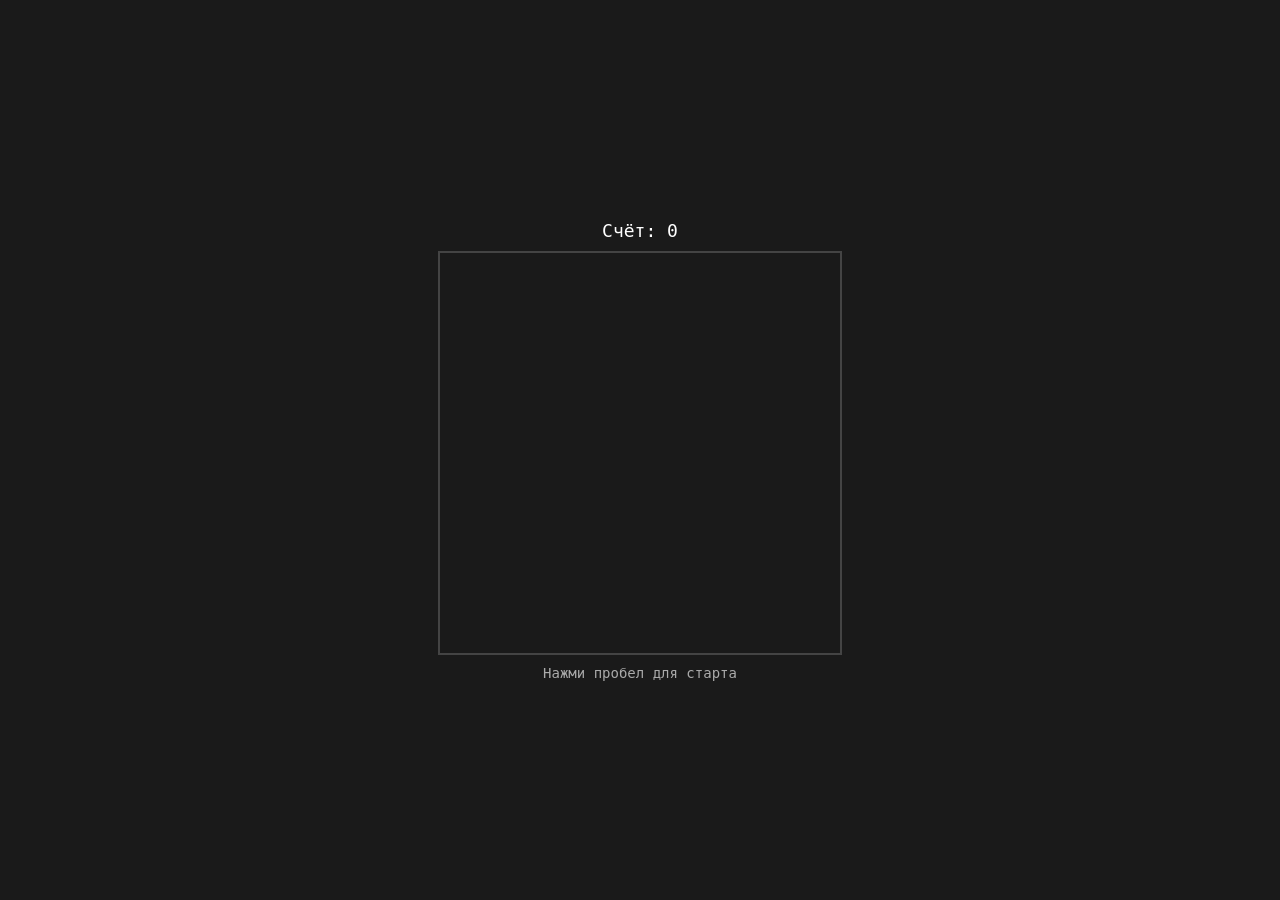
<file: snake.html>
<!DOCTYPE html>
<html lang="ru">
<head>
<meta charset="UTF-8"/>
<title>Змейка</title>
<style>
  body { margin: 0; background: #1a1a1a; display: flex; flex-direction: column; align-items: center; justify-content: center; height: 100vh; font-family: monospace; color: #fff; }
  canvas { border: 2px solid #444; }
  #info { margin-bottom: 10px; font-size: 18px; }
  #msg { margin-top: 10px; font-size: 14px; color: #aaa; }
</style>
</head>
<body>
<div id="info">Счёт: <span id="score">0</span></div>
<canvas id="c" width="400" height="400"></canvas>
<div id="msg">Нажми пробел для старта</div>

<script>
const canvas = document.getElementById('c');
const ctx = canvas.getContext('2d');
const scoreEl = document.getElementById('score');
const msgEl = document.getElementById('msg');

const SIZE = 20, COLS = 20;
let snake, dir, food, score, running, interval;

function start() {
  snake = [{x:10, y:10}, {x:9, y:10}, {x:8, y:10}];
  dir = {x:1, y:0};
  score = 0;
  scoreEl.textContent = 0;
  msgEl.textContent = '';
  placeFood();
  clearInterval(interval);
  running = true;
  interval = setInterval(tick, 150);
}

function placeFood() {
  do { food = {x: Math.floor(Math.random()*COLS), y: Math.floor(Math.random()*COLS)}; }
  while (snake.some(s => s.x===food.x && s.y===food.y));
}

function tick() {
  const head = {x: snake[0].x + dir.x, y: snake[0].y + dir.y};
  if (head.x<0 || head.x>=COLS || head.y<0 || head.y>=COLS || snake.some(s=>s.x===head.x&&s.y===head.y)) {
    clearInterval(interval);
    running = false;
    msgEl.textContent = 'Игра окончена! Пробел — заново';
    return;
  }
  snake.unshift(head);
  if (head.x===food.x && head.y===food.y) { score++; scoreEl.textContent=score; placeFood(); }
  else snake.pop();
  draw();
}

function draw() {
  ctx.fillStyle = '#1a1a1a';
  ctx.fillRect(0, 0, 400, 400);

  ctx.fillStyle = '#e74c3c';
  ctx.fillRect(food.x*SIZE+2, food.y*SIZE+2, SIZE-4, SIZE-4);

  snake.forEach((s, i) => {
    ctx.fillStyle = i===0 ? '#2ecc71' : '#27ae60';
    ctx.fillRect(s.x*SIZE+1, s.y*SIZE+1, SIZE-2, SIZE-2);
  });
}

document.addEventListener('keydown', e => {
  const keys = { ArrowUp:{x:0,y:-1}, ArrowDown:{x:0,y:1}, ArrowLeft:{x:-1,y:0}, ArrowRight:{x:1,y:0},
                 w:{x:0,y:-1}, s:{x:0,y:1}, a:{x:-1,y:0}, d:{x:1,y:0} };
  if (e.key === ' ') { e.preventDefault(); if (!running) start(); return; }
  const d = keys[e.key];
  if (d && !(d.x===-dir.x && d.y===-dir.y)) { e.preventDefault(); dir = d; }
});

draw();
</script>
</body>
</html>
</file>
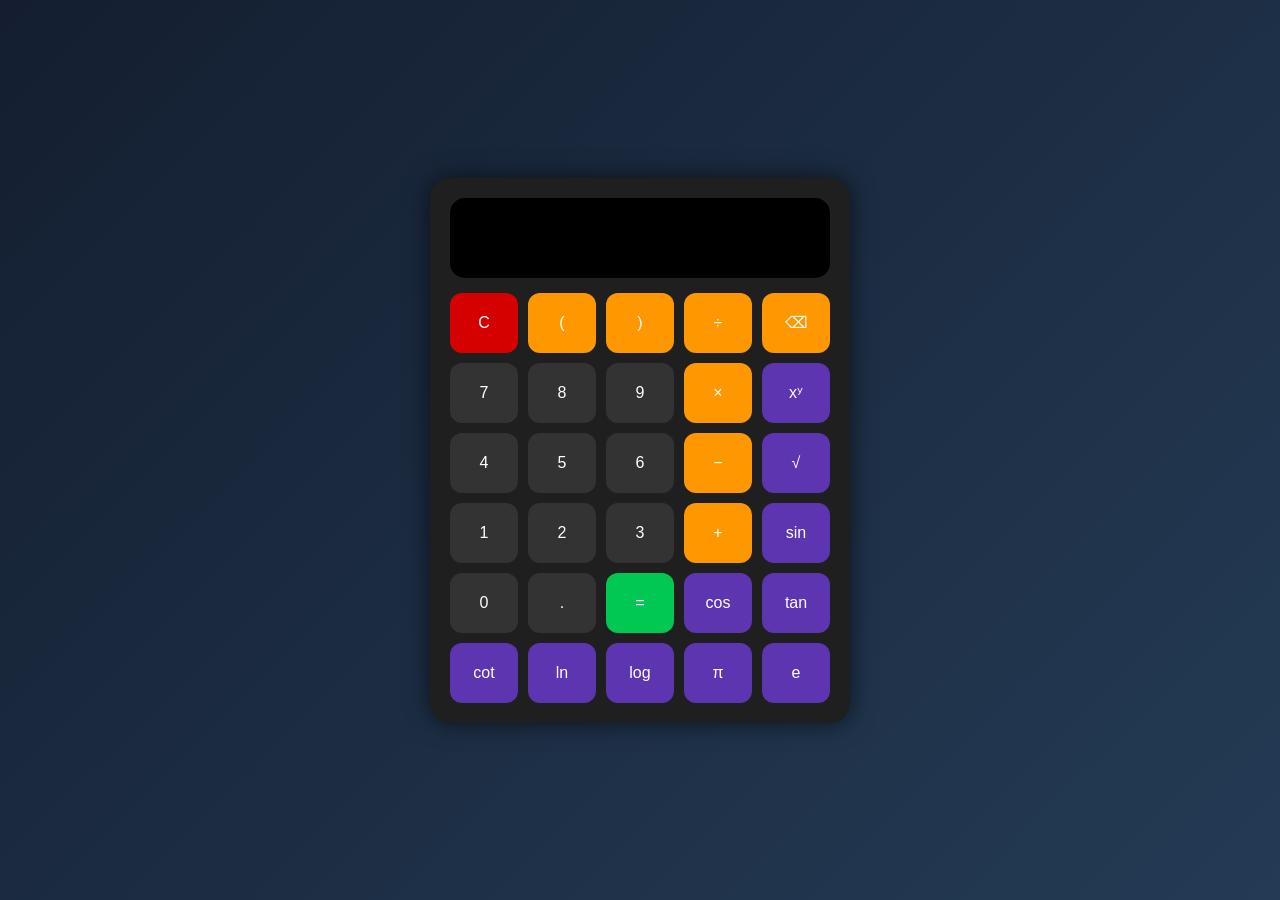
<file: super_calculator.html>
<!DOCTYPE html>
<html lang="ru">
<head>
<meta charset="UTF-8">
<meta name="viewport" content="width=device-width, initial-scale=1.0">
<title>Супер Калькулятор</title>

<style>
*{
    box-sizing:border-box;
    font-family:Arial,sans-serif;
}

body{
    margin:0;
    height:100vh;
    display:flex;
    justify-content:center;
    align-items:center;
    background:linear-gradient(135deg,#141e30,#243b55);
}

.calculator{
    width:420px;
    background:#1f1f1f;
    padding:20px;
    border-radius:20px;
    box-shadow:0 0 25px rgba(0,0,0,0.6);
}

.display{
    width:100%;
    height:80px;
    border:none;
    border-radius:15px;
    margin-bottom:15px;
    padding:15px;
    font-size:2rem;
    text-align:right;
    background:#000;
    color:#00ff99;
}

.buttons{
    display:grid;
    grid-template-columns:repeat(5,1fr);
    gap:10px;
}

button{
    height:60px;
    border:none;
    border-radius:12px;
    font-size:1rem;
    cursor:pointer;
    transition:0.2s;
}

button:hover{
    transform:scale(1.05);
}

.number{
    background:#333;
    color:white;
}

.operator{
    background:#ff9800;
    color:white;
}

.function{
    background:#5e35b1;
    color:white;
}

.equal{
    background:#00c853;
    color:white;
}

.clear{
    background:#d50000;
    color:white;
}
</style>
</head>

<body>

<div class="calculator">

<input type="text" id="display" class="display" disabled>

<div class="buttons">

<button class="clear" onclick="clearDisplay()">C</button>
<button class="operator" onclick="appendValue('(')">(</button>
<button class="operator" onclick="appendValue(')')">)</button>
<button class="operator" onclick="appendValue('/')">÷</button>
<button class="operator" onclick="backspace()">⌫</button>

<button class="number" onclick="appendValue('7')">7</button>
<button class="number" onclick="appendValue('8')">8</button>
<button class="number" onclick="appendValue('9')">9</button>
<button class="operator" onclick="appendValue('*')">×</button>
<button class="function" onclick="appendValue('**')">xʸ</button>

<button class="number" onclick="appendValue('4')">4</button>
<button class="number" onclick="appendValue('5')">5</button>
<button class="number" onclick="appendValue('6')">6</button>
<button class="operator" onclick="appendValue('-')">−</button>
<button class="function" onclick="appendFunction('sqrt')">√</button>

<button class="number" onclick="appendValue('1')">1</button>
<button class="number" onclick="appendValue('2')">2</button>
<button class="number" onclick="appendValue('3')">3</button>
<button class="operator" onclick="appendValue('+')">+</button>
<button class="function" onclick="appendFunction('sin')">sin</button>

<button class="number" onclick="appendValue('0')">0</button>
<button class="number" onclick="appendValue('.')">.</button>
<button class="equal" onclick="calculate()">=</button>
<button class="function" onclick="appendFunction('cos')">cos</button>
<button class="function" onclick="appendFunction('tan')">tan</button>

<button class="function" onclick="appendFunction('cot')">cot</button>
<button class="function" onclick="appendFunction('log')">ln</button>
<button class="function" onclick="appendFunction('log10')">log</button>
<button class="function" onclick="appendValue('Math.PI')">π</button>
<button class="function" onclick="appendValue('Math.E')">e</button>

</div>
</div>

<script>

const display = document.getElementById("display");

function appendValue(value){
    display.value += value;
}

function appendFunction(func){

    switch(func){

        case 'sqrt':
            display.value += 'Math.sqrt(';
            break;

        case 'sin':
            display.value += 'Math.sin(';
            break;

        case 'cos':
            display.value += 'Math.cos(';
            break;

        case 'tan':
            display.value += 'Math.tan(';
            break;

        case 'cot':
            display.value += '1/Math.tan(';
            break;

        case 'log':
            display.value += 'Math.log(';
            break;

        case 'log10':
            display.value += 'Math.log10(';
            break;
    }
}

function clearDisplay(){
    display.value = '';
}

function backspace(){
    display.value = display.value.slice(0,-1);
}

function calculate(){

    try{
        let result = eval(display.value);
        display.value = result;
    }
    catch(error){
        display.value = "Ошибка";
    }
}

document.addEventListener("keydown",(event)=>{

    const allowed = "0123456789+-*/().";

    if(allowed.includes(event.key)){
        appendValue(event.key);
    }

    if(event.key === "Enter"){
        calculate();
    }

    if(event.key === "Backspace"){
        backspace();
    }

    if(event.key.toLowerCase() === "c"){
        clearDisplay();
    }
});

</script>

</body>
</html>
</file>
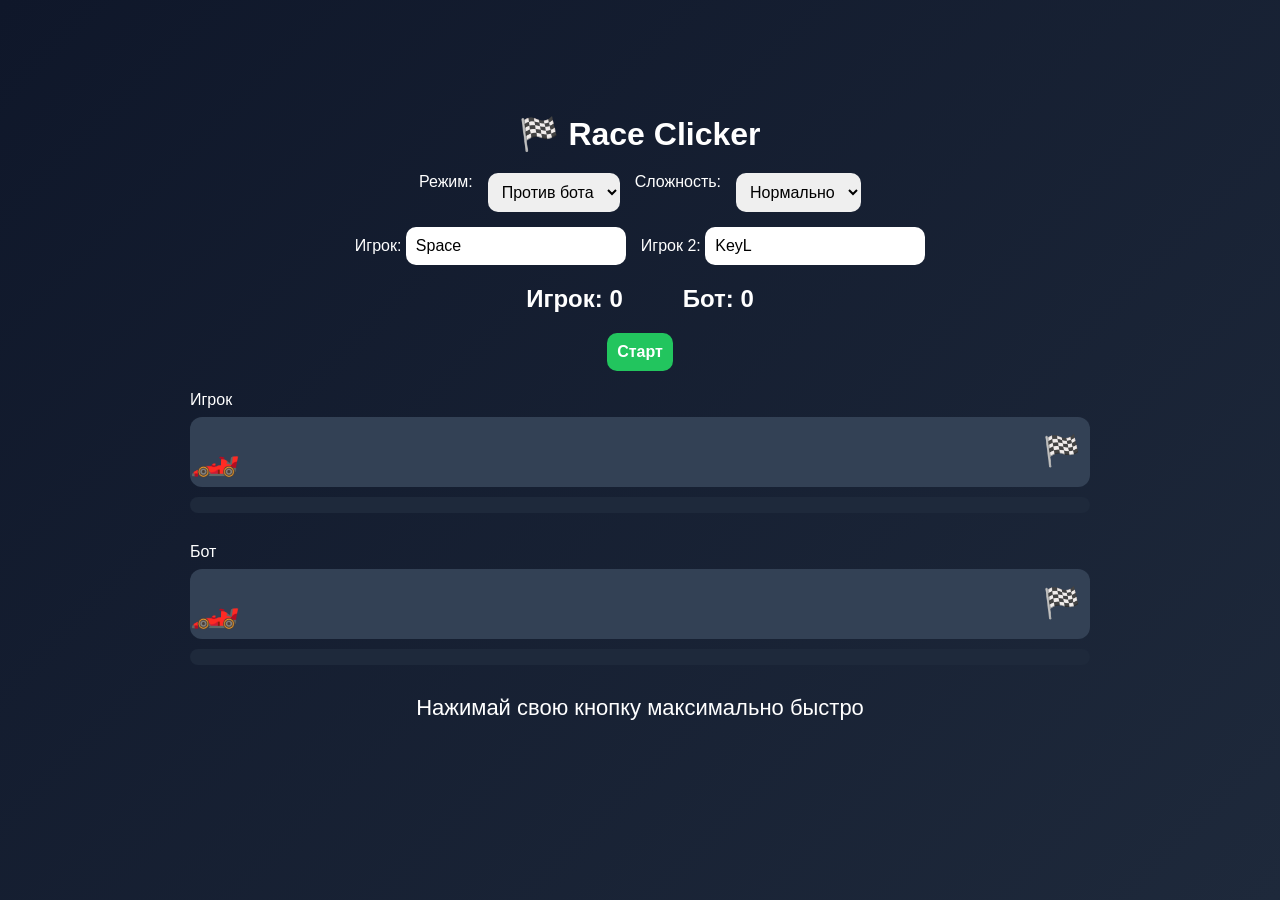
<file: гонка_кликер.html>
<!DOCTYPE html>
<html lang="ru">
<head>
  <meta charset="UTF-8">
  <meta name="viewport" content="width=device-width, initial-scale=1.0">
  <title>Race Clicker</title>
  <link rel="stylesheet" href="гоночка.css">
</head>
<body>

<div class="container">

  <h1>🏁 Race Clicker</h1>

  <div class="menu">

    <label>Режим:</label>

    <select id="mode">
      <option value="bot">Против бота</option>
      <option value="pvp">2 игрока</option>
    </select>

    <label>Сложность:</label>

    <select id="difficulty">
      <option value="easy">Легко</option>
      <option value="normal" selected>Нормально</option>
      <option value="hard">Сложно</option>
      <option value="insane">Безумие</option>
    </select>

  </div>

  <div class="keys">

    <div>
      Игрок:
      <input id="playerKey" value="Space">
    </div>

    <div>
      Игрок 2:
      <input id="player2Key" value="KeyL">
    </div>

  </div>

  <div class="scoreboard">

    <div>
      Игрок:
      <span id="playerScore">0</span>
    </div>

    <div>
      <span id="enemyName">Бот</span>:
      <span id="enemyScore">0</span>
    </div>

  </div>

  <button id="startBtn">
    Старт
  </button>

  <div class="race">

    <div class="lane">

      <div class="name">
        Игрок
      </div>

      <div class="track">
        <div id="playerCar" class="car">
          🏎️
        </div>
      </div>

      <div class="progress">
        <div id="playerBar" class="fill"></div>
      </div>

    </div>

    <div class="lane">

      <div class="name" id="enemyLaneName">
        Бот
      </div>

      <div class="track">
        <div id="botCar" class="car">
          🏎️
        </div>
      </div>

      <div class="progress">
        <div id="botBar" class="fill bot-fill"></div>
      </div>

    </div>

  </div>

  <div class="controls">

    Нажимай свою кнопку максимально быстро

  </div>

  <div id="status"></div>

</div>

<script src="гоночки.js"></script>

</body>
</html>
</file>
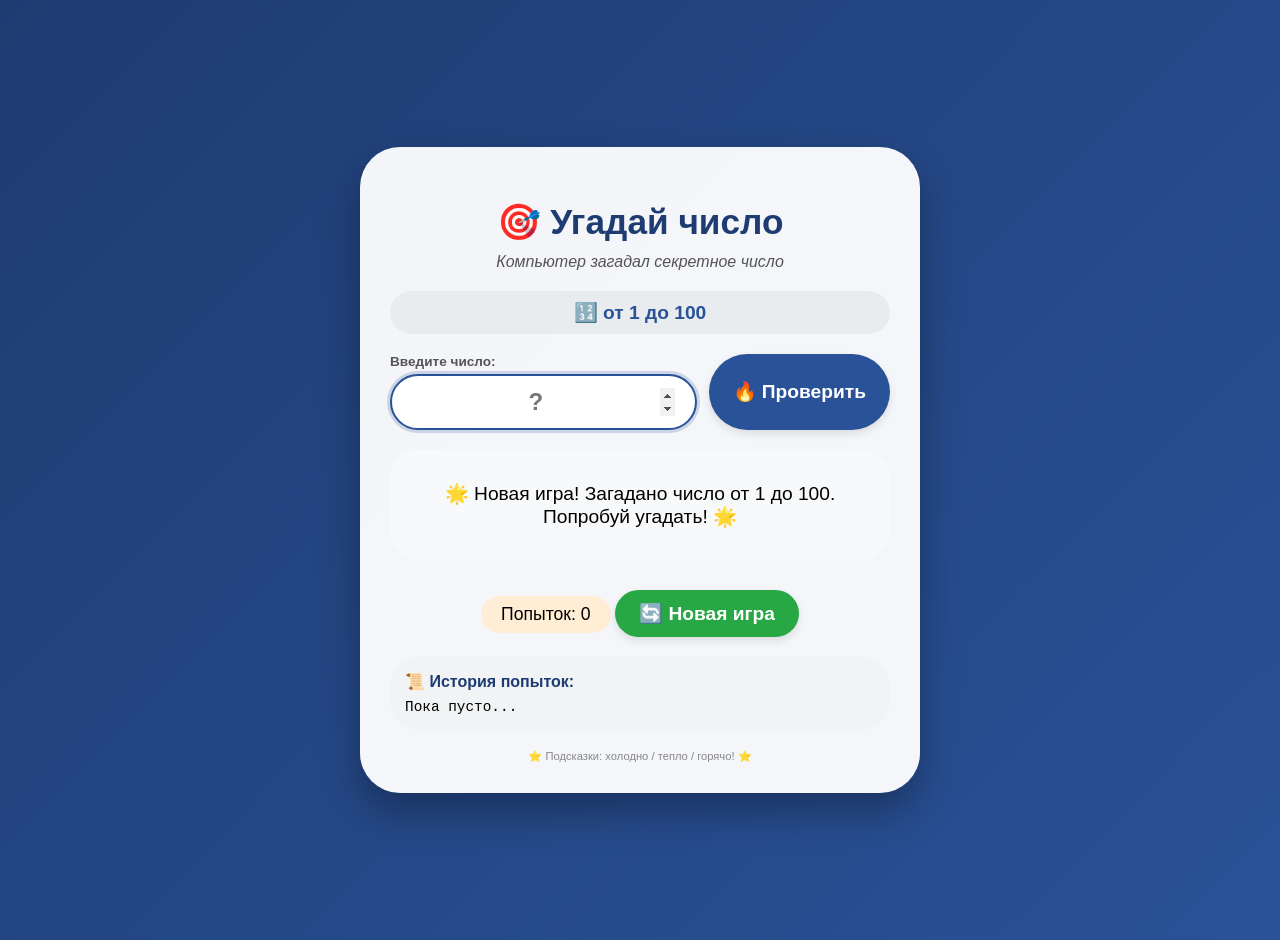
<file: угадайЧисло.html>
<!DOCTYPE html>
<html lang="ru">
<head>
  <meta charset="UTF-8">
  <meta name="viewport" content="width=device-width, initial-scale=1.0">
  <title>Угадай число | Игра на JS</title>
  <style>
    * {
      user-select: none;
    }
    body {
      font-family: 'Segoe UI', Tahoma, Geneva, Verdana, sans-serif;
      background: linear-gradient(135deg, #1e3c72, #2a5298);
      min-height: 100vh;
      display: flex;
      justify-content: center;
      align-items: center;
      margin: 0;
      padding: 20px;
    }
    .game-container {
      background: rgba(255, 255, 255, 0.95);
      border-radius: 40px;
      padding: 30px;
      box-shadow: 0 20px 40px rgba(0,0,0,0.3);
      text-align: center;
      max-width: 500px;
      width: 100%;
      transition: 0.3s;
    }
    h1 {
      color: #1e3c72;
      margin-bottom: 10px;
      font-size: 2.2rem;
    }
    .subtitle {
      color: #555;
      margin-bottom: 20px;
      font-style: italic;
    }
    .range {
      background: #e9ecef;
      padding: 10px;
      border-radius: 60px;
      font-weight: bold;
      color: #2a5298;
      font-size: 1.2rem;
      margin: 15px 0;
    }
    .guess-area {
      display: flex;
      gap: 12px;
      justify-content: center;
      margin: 20px 0;
      flex-wrap: wrap;
    }
    .input-wrapper {
      flex: 1;
      min-width: 140px;
    }
    label {
      display: block;
      font-size: 0.85rem;
      color: #555;
      margin-bottom: 5px;
      text-align: left;
      font-weight: 600;
    }
    input {
      font-size: 1.5rem;
      padding: 12px 20px;
      width: 100%;
      text-align: center;
      border: 2px solid #ccc;
      border-radius: 50px;
      outline: none;
      font-weight: bold;
      transition: 0.2s;
      box-sizing: border-box;
    }
    input:focus {
      border-color: #2a5298;
      box-shadow: 0 0 0 3px rgba(42,82,152,0.2);
    }
    input:disabled {
      background-color: #e9ecef;
      cursor: not-allowed;
    }
    button {
      background: #2a5298;
      color: white;
      border: none;
      padding: 12px 24px;
      font-size: 1.2rem;
      font-weight: bold;
      border-radius: 50px;
      cursor: pointer;
      transition: 0.2s;
      box-shadow: 0 4px 8px rgba(0,0,0,0.1);
    }
    button:hover:not(:disabled) {
      background: #1e3c72;
      transform: scale(1.02);
    }
    button:active:not(:disabled) {
      transform: scale(0.98);
    }
    button:disabled {
      opacity: 0.6;
      cursor: not-allowed;
    }
    .message {
      background: #f8f9fa;
      padding: 15px;
      border-radius: 30px;
      margin: 20px 0;
      font-size: 1.2rem;
      font-weight: 500;
      min-height: 80px;
      display: flex;
      align-items: center;
      justify-content: center;
      flex-direction: column;
    }
    .attempts {
      font-size: 1.1rem;
      background: #ffedd5;
      display: inline-block;
      padding: 8px 20px;
      border-radius: 40px;
      margin-top: 10px;
    }
    .new-game-btn {
      background: #28a745;
      margin-top: 10px;
    }
    .new-game-btn:hover {
      background: #218838;
    }
    .history {
      background: #f1f3f5;
      border-radius: 30px;
      padding: 15px;
      margin-top: 20px;
      text-align: left;
      max-height: 150px;
      overflow-y: auto;
    }
    .history-title {
      font-weight: bold;
      margin-bottom: 8px;
      color: #1e3c72;
    }
    .history-list {
      font-family: monospace;
      font-size: 0.9rem;
      word-break: break-word;
    }
    .win {
      color: #2b8a3e;
      font-weight: bold;
    }
    footer {
      font-size: 0.7rem;
      margin-top: 20px;
      color: #888;
    }
    @media (max-width: 480px) {
      .game-container { padding: 20px; }
      input { font-size: 1.2rem; }
      button { padding: 10px 18px; font-size: 1rem; }
    }
  </style>
</head>
<body>
<div class="game-container">
  <h1>🎯 Угадай число</h1>
  <div class="subtitle">Компьютер загадал секретное число</div>
  <div class="range">🔢 от 1 до 100</div>

  <div class="guess-area">
    <div class="input-wrapper">
      <label for="guessInput">Введите число:</label>
      <input type="number" id="guessInput" placeholder="?" min="1" max="100" autofocus>
    </div>
    <button id="checkBtn">🔥 Проверить</button>
  </div>

  <div class="message" id="messageBox">
    ✨ Введи число и нажми "Проверить" ✨
  </div>

  <div class="attempts" id="attemptsDisplay">
    Попыток: 0
  </div>

  <button id="newGameBtn" class="new-game-btn">🔄 Новая игра</button>

  <div class="history">
    <div class="history-title">📜 История попыток:</div>
    <div class="history-list" id="historyList">
      Пока пусто...
    </div>
  </div>
  <footer>⭐ Подсказки: холодно / тепло / горячо! ⭐</footer>
</div>

<script>
  // ------------------- ИГРОВОЙ МОДУЛЬ -------------------
  let secretNumber;
  let attempts;
  let guessesHistory;

  // DOM элементы
  const guessInput = document.getElementById('guessInput');
  const checkBtn = document.getElementById('checkBtn');
  const newGameBtn = document.getElementById('newGameBtn');
  const messageBox = document.getElementById('messageBox');
  const attemptsDisplay = document.getElementById('attemptsDisplay');
  const historyList = document.getElementById('historyList');

  // Функция генерации случайного числа от 1 до 100
  function generateSecret() {
    return Math.floor(Math.random() * 100) + 1;
  }

  // Функция получения подсказки на основе разницы
  function getTemperatureHint(difference) {
    const absDiff = Math.abs(difference);
    if (absDiff === 0) return "🎉 УГАДАЛ! 🎉";
    if (absDiff <= 5) return "🔥 ГОРЯЧО! Очень близко!";
    if (absDiff <= 15) return "👍 ТЕПЛО! Уже рядом";
    if (absDiff <= 30) return "❄️ ХОЛОДНО... Но можно ближе";
    return "🥶 ЛЕДЯНОЙ ХОЛОД! Далеко...";
  }

  // Обновить отображение истории
  function updateHistoryUI() {
    if (guessesHistory.length === 0) {
      historyList.innerHTML = "Пока пусто...";
      return;
    }
    let html = '';
    for (let i = 0; i < guessesHistory.length; i++) {
      const item = guessesHistory[i];
      let icon = '';
      if (item.hint.includes('УГАДАЛ')) icon = '🏆';
      else if (item.hint.includes('ГОРЯЧО')) icon = '🔥';
      else if (item.hint.includes('ТЕПЛО')) icon = '👍';
      else if (item.hint.includes('ХОЛОДНО')) icon = '❄️';
      else icon = '🧊';

      html += `<div>${icon} ${item.number} → ${item.hint}</div>`;
    }
    historyList.innerHTML = html;
    historyList.parentElement.scrollTop = historyList.parentElement.scrollHeight;
  }

  // Обновить счётчик попыток
  function updateAttemptsUI() {
    attemptsDisplay.textContent = `Попыток: ${attempts}`;
  }

  // Основная логика проверки числа
  function checkGuess() {
    const rawValue = guessInput.value.trim();
    if (rawValue === "") {
      messageBox.innerHTML = "⚠️ Введи число от 1 до 100!";
      return;
    }
    const guess = Number(rawValue);

    if (isNaN(guess) || !Number.isInteger(guess) || guess < 1 || guess > 100) {
      messageBox.innerHTML = "❌ Ошибка! Введи ЦЕЛОЕ число от 1 до 100.";
      guessInput.value = "";
      guessInput.focus();
      return;
    }

    const diff = guess - secretNumber;
    let hintMessage = "";
    const isWin = guess === secretNumber;

    if (isWin) {
      hintMessage = `🎉 УГАДАЛ! Число ${secretNumber} 🎉 Поздравляю!`;
      messageBox.innerHTML = `<span class="win">${hintMessage}</span>`;
    } else {
      const tempHint = getTemperatureHint(diff);
      const direction = diff > 0 ? "📈 Загаданное число МЕНЬШЕ" : "📉 Загаданное число БОЛЬШЕ";
      hintMessage = `${tempHint} ${direction}`;
      messageBox.innerHTML = hintMessage;
    }

    attempts++;
    updateAttemptsUI();

    guessesHistory.push({
      number: guess,
      hint: isWin ? `ПОБЕДА! число ${secretNumber} за ${attempts} попыток!` : hintMessage
    });
    updateHistoryUI();

    if (isWin) {
      checkBtn.disabled = true;
      guessInput.disabled = true;
      messageBox.innerHTML += `<div style="margin-top:10px;">🎮 Нажми «Новая игра», чтобы продолжить</div>`;
    } else {
      guessInput.value = "";
      guessInput.focus();
    }
  }

  // Новая игра
  function newGame() {
    secretNumber = generateSecret();
    attempts = 0;
    guessesHistory = [];
    updateAttemptsUI();
    updateHistoryUI();

    checkBtn.disabled = false;
    guessInput.disabled = false;
    guessInput.value = "";
    guessInput.focus();

    messageBox.innerHTML = "🌟 Новая игра! Загадано число от 1 до 100. Попробуй угадать! 🌟";
  }

  // Обработка нажатия Enter
  function onEnterHandler(e) {
    if (e.key === 'Enter' && !checkBtn.disabled) {
      e.preventDefault();
      checkGuess();
    }
  }

  // Инициализация
  function init() {
    newGame();
    checkBtn.addEventListener('click', checkGuess);
    newGameBtn.addEventListener('click', newGame);
    guessInput.addEventListener('keypress', onEnterHandler);
  }

  init();
</script>
</body>
</html>
</file>
<file: гоночка.css>
*{
  margin:0;
  padding:0;
  box-sizing:border-box;
}

body{
  min-height:100vh;
  display:flex;
  justify-content:center;
  align-items:center;
  background:linear-gradient(135deg,#0f172a,#1e293b);
  font-family:Arial,sans-serif;
  color:white;
}

.container{
  width:900px;
  max-width:95%;
}

h1{
  text-align:center;
  margin-bottom:20px;
}

.menu,
.keys{
  display:flex;
  justify-content:center;
  gap:15px;
  margin-bottom:15px;
  flex-wrap:wrap;
}

select,
input,
button{
  padding:10px;
  border:none;
  border-radius:10px;
  font-size:16px;
}

button{
  display:block;
  margin:20px auto;
  cursor:pointer;
  background:#22c55e;
  color:white;
  font-weight:bold;
}

button:hover{
  opacity:.9;
}

.scoreboard{
  display:flex;
  justify-content:center;
  gap:60px;
  font-size:24px;
  margin:20px 0;
  font-weight:bold;
}

.lane{
  margin-bottom:30px;
}

.name{
  margin-bottom:8px;
}

.track{
  height:70px;
  background:#334155;
  border-radius:12px;
  position:relative;
  overflow:hidden;
}

.track::after{
  content:"🏁";
  position:absolute;
  right:10px;
  top:16px;
  font-size:30px;
}

.car{
  position:absolute;
  left:0;
  top:15px;
  font-size:40px;
  transition:left .05s linear;
}

.progress{
  height:16px;
  margin-top:10px;
  background:#1e293b;
  border-radius:999px;
  overflow:hidden;
}

.fill{
  width:0;
  height:100%;
  background:#22c55e;
}

.bot-fill{
  background:#ef4444;
}

.controls{
  text-align:center;
  font-size:22px;
  margin-top:20px;
}

#status{
  text-align:center;
  margin-top:25px;
  font-size:32px;
  font-weight:bold;
  min-height:40px;
}
</file>
